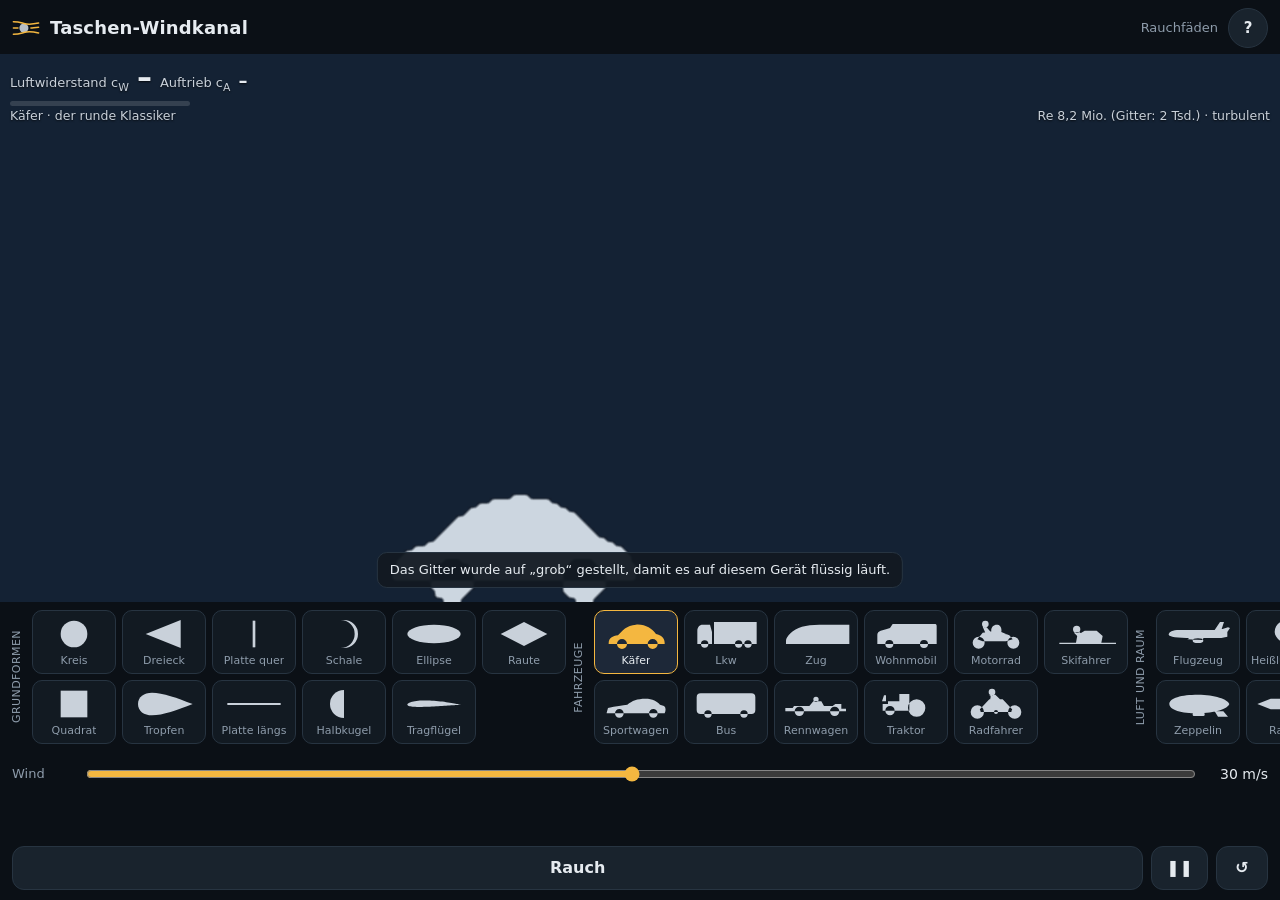
<file: index.html>
<!doctype html>
<html lang="de">
<head>
<meta charset="utf-8">
<meta name="viewport" content="width=device-width, initial-scale=1, viewport-fit=cover, user-scalable=no">
<meta name="theme-color" content="#0b1016">
<meta name="apple-mobile-web-app-capable" content="yes">
<meta name="apple-mobile-web-app-status-bar-style" content="black-translucent">
<meta name="mobile-web-app-capable" content="yes">
<link rel="manifest" href="manifest.webmanifest">
<link rel="icon" href="icon.svg" type="image/svg+xml">
<link rel="apple-touch-icon" href="icon-180.png">
<title>Taschen-Windkanal</title>
<meta name="description" content="Windkanal fürs Handy: Strömung um Autos, Tiere, Flugzeuge und eigene Formen, gerechnet auf der Grafikkarte des Handys.">
<style>
:root {
  --panel: #121a22; --panel-2: #19232d; --line: #273441; --text: #e6ebf0; --muted: #8e9cab;
  --wind: #f4b740; --wind-ink: #2a1d05; --stage: #0b1016;
  --font: Bahnschrift, "DIN Alternate", "Barlow", "Segoe UI", system-ui, -apple-system, sans-serif;
  color-scheme: dark;
}
* { box-sizing: border-box; -webkit-tap-highlight-color: transparent; }
[hidden] { display: none !important; }
html, body { margin: 0; height: 100%; }
body {
  display: flex; flex-direction: column; background: var(--stage); color: var(--text);
  font: 400 15px/1.35 var(--font); font-variant-numeric: tabular-nums; overflow: hidden;
  padding: env(safe-area-inset-top) env(safe-area-inset-right) env(safe-area-inset-bottom) env(safe-area-inset-left);
  touch-action: manipulation;
}
button, input { font: inherit; color: inherit; }
button { cursor: pointer; }
:focus-visible { outline: 2px solid var(--wind); outline-offset: 2px; }

#top { display: flex; align-items: center; gap: 10px; padding: 8px 12px 6px; flex: none; }
.logo { width: 28px; height: 28px; color: #c9d1da; flex: none; }
#top h1 { margin: 0; font-size: 18px; font-weight: 600; letter-spacing: .01em; flex: 1; white-space: nowrap; }
.legend { color: var(--muted); font-size: 13px; white-space: nowrap; }
@media (max-width: 430px) { .legend { display: none; } }
.iconbtn { width: 40px; height: 40px; border-radius: 50%; border: 1px solid var(--line); background: var(--panel-2); display: grid; place-items: center; font-weight: 600; padding: 0; }

#stage { position: relative; flex: 1 1 auto; min-height: 150px; max-height: calc(100vw / 1.05); background: #0d141b; }
#gl { position: absolute; inset: 0; width: 100%; height: 100%; display: block; touch-action: none; }
#hud { position: absolute; left: 10px; top: 8px; right: 10px; pointer-events: none; text-shadow: 0 1px 2px rgba(0,0,0,.7); }
.hudrow { display: flex; align-items: baseline; gap: 8px; flex-wrap: wrap; }
.hudrow .lbl { color: #c9d1da; font-size: 13px; }
.hudrow b { font-size: 30px; font-weight: 600; line-height: 1; }
.hudrow b.small { font-size: 18px; }
.hudrow.sub { font-size: 12.5px; color: #c9d1da; margin-top: 2px; justify-content: space-between; }
#gauge { height: 5px; width: 180px; max-width: 48%; background: rgba(255,255,255,.14); border-radius: 3px; margin-top: 6px; overflow: hidden; }
#gauge i { display: block; height: 100%; width: 0; background: linear-gradient(90deg, #4fc3f7, var(--wind) 60%, #ef6c57); transition: width .4s; }
#drawbar { position: absolute; left: 10px; right: 10px; top: 8px; display: flex; gap: 8px; align-items: center; background: rgba(18,26,34,.9); border: 1px solid var(--line); border-radius: 12px; padding: 8px 10px; font-size: 13px; }
#drawbar span { flex: 1; color: #c9d1da; }
#toast { position: absolute; left: 50%; bottom: 14px; transform: translate(-50%, 20px); background: rgba(18,26,34,.95); border: 1px solid var(--line); border-radius: 10px; padding: 8px 12px; font-size: 13px; opacity: 0; transition: .25s; pointer-events: none; max-width: 90%; }
#toast.show { opacity: 1; transform: translate(-50%, 0); }

#gallery { flex: 0 1 auto; display: grid; grid-auto-flow: column; grid-template-rows: repeat(2, 64px); grid-auto-columns: max-content; gap: 6px; overflow-x: auto; overflow-y: hidden; padding: 8px 10px 6px; scrollbar-width: none; -webkit-overflow-scrolling: touch; align-content: start; }
@media (min-height: 760px) and (orientation: portrait) { #gallery { grid-template-rows: repeat(3, 64px); } }
#gallery::-webkit-scrollbar { display: none; }
#gallery .grp { grid-row: 1 / -1; writing-mode: vertical-rl; transform: rotate(180deg); color: var(--muted); font-size: 11px; letter-spacing: .04em; text-transform: uppercase; align-self: center; justify-self: center; width: 16px; }
#gallery button { width: 84px; height: 64px; border-radius: 10px; border: 1px solid var(--line); background: var(--panel); display: flex; flex-direction: column; align-items: center; justify-content: center; gap: 2px; padding: 4px 4px 3px; }
#gallery button svg { width: 70px; height: 36px; fill: #c9d1da; }
#gallery button span { font-size: 11px; color: var(--muted); white-space: nowrap; overflow: hidden; text-overflow: ellipsis; max-width: 100%; }
#gallery button[aria-pressed="true"] { border-color: var(--wind); background: #1d2838; }
#gallery button[aria-pressed="true"] svg { fill: var(--wind); }
#gallery button[aria-pressed="true"] span { color: var(--text); }
#gallery button.malen svg { width: 26px; height: 26px; margin: 5px 0 3px; }

#ctl { flex: none; padding: 4px 12px 10px; display: grid; gap: 6px; }
.row { display: flex; align-items: center; gap: 10px; }
.row label, .row > span:first-child { width: 64px; color: var(--muted); font-size: 13px; flex: none; }
.row .val { width: 62px; text-align: right; font-size: 14px; flex: none; }
input[type=range] { flex: 1; accent-color: var(--wind); height: 40px; margin: 0; }
.btns { display: flex; gap: 8px; }
.btns button { height: 44px; min-width: 52px; border-radius: 12px; border: 1px solid var(--line); background: var(--panel-2); font-size: 16px; font-weight: 600; padding: 0 14px; }
.btns button.wide { flex: 1; }
button.primary { background: var(--wind); color: var(--wind-ink); border: 0; border-radius: 10px; padding: 8px 14px; font-weight: 600; }
button.ghost { background: transparent; border: 1px solid var(--line); border-radius: 10px; padding: 8px 12px; }
.seg { display: inline-flex; border: 1px solid var(--line); border-radius: 10px; overflow: hidden; }
.seg button { border: 0; background: var(--panel-2); padding: 0 16px; height: 44px; }
.seg button[aria-pressed="true"] { background: var(--wind); color: var(--wind-ink); font-weight: 600; }

dialog { background: var(--panel); color: var(--text); border: 1px solid var(--line); border-radius: 14px; max-width: min(92vw, 520px); padding: 18px 18px 14px; }
dialog::backdrop { background: rgba(0,0,0,.6); }
dialog h2 { margin: 0 0 8px; font-size: 18px; outline: none; }
dialog { max-height: 90vh; overflow: auto; }
dialog p { margin: 8px 0; font-size: 14px; color: #c9d1da; }
dialog p.muted { color: var(--muted); font-size: 13px; }
dialog a { color: var(--wind); }
dialog .row { margin: 10px 0; }
dialog #helpClose { margin-top: 8px; width: 100%; height: 44px; }

#fatal { position: fixed; inset: 0; display: grid; place-content: center; background: var(--stage); padding: 24px; text-align: center; }

@media (orientation: landscape) and (max-height: 560px) {
  body { display: grid; grid-template-columns: 1fr 312px; grid-template-rows: auto 1fr auto; grid-template-areas: "top top" "stage gallery" "stage ctl"; }
  #top { grid-area: top; padding: 4px 12px; }
  #stage { grid-area: stage; min-height: 0; }
  #gallery { grid-area: gallery; display: flex; flex-wrap: wrap; overflow-y: auto; overflow-x: hidden; align-content: flex-start; min-height: 0; padding: 6px 8px; }
  #gallery .grp { display: none; }
  #gallery button { width: 92px; height: 60px; flex: none; }
  #stage { max-height: none; }
  #ctl { grid-area: ctl; padding-bottom: 8px; }
}

</style>
</head>
<body>
<header id="top">
  <svg class="logo" viewBox="0 0 40 40" aria-hidden="true">
    <circle cx="17" cy="20" r="6.5" fill="currentColor" opacity=".9"/>
    <path d="M2 11c8 0 11 1.5 15 2.6S28 15 38 13M2 29c8 0 11-1.5 15-2.6S28 25 38 27M2 20h6.5M27 20c3 0 6-1.2 11-1.2" fill="none" stroke="var(--wind)" stroke-width="2.2" stroke-linecap="round"/>
  </svg>
  <h1>Taschen-Windkanal</h1>
  <span id="legend" class="legend">Rauchfäden</span>
  <button id="helpBtn" class="iconbtn" type="button" aria-label="Hilfe">?</button>
</header>

<div id="stage">
  <canvas id="gl"></canvas>
  <div id="hud">
    <div class="hudrow"><span class="lbl">Luftwiderstand c<sub>W</sub></span><b id="hudCw">–</b><span class="lbl">Auftrieb c<sub>A</sub></span><b id="hudCa" class="small">–</b></div>
    <div id="gauge" aria-hidden="true"><i></i></div>
    <div class="hudrow sub"><span id="hudName">–</span><span id="hudRe"></span></div>
  </div>
  <div id="drawbar" hidden>
    <span>Mit dem Finger ins Bild malen</span>
    <button id="drawClear" type="button" class="ghost">Löschen</button>
    <button id="drawDone" type="button" class="primary">Fertig</button>
  </div>
  <div id="toast" role="status"></div>
</div>

<div id="gallery" aria-label="Formen"></div>

<div id="ctl">
  <div class="row">
    <label for="speed">Wind</label>
    <input id="speed" type="range" min="1" max="60" step="1" value="30">
    <span id="speedV" class="val">30 m/s</span>
  </div>
  <div class="row" id="angleRow">
    <label for="angle">Neigung</label>
    <input id="angle" type="range" min="-30" max="30" step="1" value="0">
    <span id="angleV" class="val">0°</span>
  </div>
  <div class="btns">
    <button id="modeBtn" type="button" class="wide" aria-label="Darstellung wechseln">Rauch</button>
    <button id="playBtn" type="button" aria-label="Pause">❚❚</button>
    <button id="resetBtn" type="button" aria-label="Neu starten">↺</button>
  </div>
</div>

<dialog id="help">
  <h2 tabindex="-1" autofocus>Taschen-Windkanal</h2>
  <p>Der Wind kommt von links. Du siehst Rauchfäden, Geschwindigkeit, Druck oder Wirbel um die Form. Oben steht der Luftwiderstandsbeiwert c<sub>W</sub>: klein heißt windschnittig (Tropfen), groß heißt bremsend (Platte quer um 1,5 bis 2). Der Balken zeigt dasselbe als Maß.</p>
  <p>Gerechnet wird eine ebene Strömung (ein Querschnitt) mit der Lattice-Boltzmann-Methode auf der Grafikkarte deines Handys: wirkliche Zähigkeit der Luft, Wirbel kleiner als eine Zelle nach Smagorinsky, Wand an der echten Stelle des Umrisses. Bei hoher Reynoldszahl (große Dinge, schneller Wind: „turbulent“) sorgt ein Wandgesetz dafür, dass die Strömung an Rundungen anliegt wie in Wirklichkeit und erst dort ablöst, wo sich die Oberfläche stark vom Wind wegdreht; kleine Dinge bleiben „laminar“ und lösen früh ab. Die Beiwerte sind auf die Stirnhöhe bezogen (beim Tragflügel auf die Flügeltiefe) und gelten für den Querschnitt, nicht für den ganzen Körper; sie zeigen Unterschiede zwischen Formen gut, sind aber keine Messwerte. Der Einlass liegt ein Stück links außerhalb des Bilds.</p>
  <p>Wind: 1 bis 60 m/s. Bei frei schwebenden Formen lässt sich die Neigung einstellen. „Selber malen“: eigene Form mit dem Finger zeichnen, dann „Fertig“. ↺ startet die Rechnung neu.</p>
  <div class="row"><span>Gitter</span>
    <div id="gridSeg" class="seg" role="group"><button type="button" data-v="grob" aria-pressed="false">grob</button><button type="button" data-v="normal" aria-pressed="true">normal</button><button type="button" data-v="fein" aria-pressed="false">fein</button></div>
  </div>
  <p class="muted">Die große Fassung mit 3D-Modellen für den PC: <a href="https://fbw159.github.io/windkanal/">fbw159.github.io/windkanal</a></p>
  <button id="helpClose" type="button" class="primary">Schließen</button>
</dialog>

<div id="fatal" hidden>
  <h2>Das klappt hier leider nicht</h2>
  <p id="fatalText"></p>
</div>

<script>
/* Taschen-Windkanal – Strömung um Silhouetten im Browser, gerechnet auf der Grafikkarte des Handys.
   Lattice-Boltzmann D2Q9 in WebGL2 (läuft auf praktisch jedem Handy), Wirbelviskosität nach Smagorinsky,
   Stoß regularisiert, Wand als Rückprall, Rauchfäden als mitgeführter Farbstoff.
   Aufbau: Hilfsfunktionen, Formen, Rechenkern (WebGL), Bedienung. Eine einzige Datei, kein Server. */
'use strict';

const $ = (s) => document.querySelector(s);
const clamp = (v, a, b) => Math.min(b, Math.max(a, v));
const lerp = (a, b, t) => a + (b - a) * t;
const DEG = Math.PI / 180;
const NU_AIR = 1.5e-5;        // Zähigkeit der Luft in m²/s
const RHO_AIR = 1.204;        // Dichte der Luft in kg/m³
const U_LB = 0.08;            // Gitterwind (Zellen je Schritt); Spitzen bis 4·U bleiben so unter 0,35
const RAMP_STEPS = 400;       // sanfter Start: so viele Schritte, bis der Körper ganz dicht ist
const WALL_LAW = true;        // Wandgesetz (mitbewegte Wand) bei turbulenter Strömung
const SEP_TURN = 0.5;         // sin 30°: dreht sich die Wand stärker vom Wind weg, löst die turbulente Grenzschicht ab
const S_MAX = 0.95;           // größter Gleitanteil der Wand im Wandgesetz
const QS = new URLSearchParams(location.search);

// Zahl mit Komma, feste Nachkommastellen
function fmt(v, d = 0) {
  if (!Number.isFinite(v)) return '–';
  return v.toLocaleString('de-DE', { minimumFractionDigits: d, maximumFractionDigits: d });
}

// Farbtabellen (hex, 3 Byte je Stufe): turbo (Geschwindigkeit), coolwarm (Druck)
const LUT_VEL = '[base64]';
const LUT_PRES = '[base64]';
function lutBytes(hex) {
  const n = hex.length / 6, out = new Uint8Array(n * 4);
  for (let i = 0; i < n; i++) { out[i * 4] = parseInt(hex.substr(i * 6, 2), 16); out[i * 4 + 1] = parseInt(hex.substr(i * 6 + 2, 2), 16); out[i * 4 + 2] = parseInt(hex.substr(i * 6 + 4, 2), 16); out[i * 4 + 3] = 255; }
  return out;
}

// ---------- Beispielformen ----------
// Jede Form ist eine Silhouette als SVG-Pfad in einem Kasten von 200 × 100 (x nach rechts, y nach unten).
// Der Wind kommt von links, die Nase zeigt also nach links. Formen mit ground: true stehen auf dem Boden
// (die Unterkante des Pfads liegt dann auf dem Boden des Kanals). len: Länge in Metern (für die Reynoldszahl).
// Mehrere Teilpfade werden vereinigt (Füllregel nonzero, alle im selben Drehsinn gezeichnet).

const circ = (cx, cy, r) => `M${cx - r} ${cy}a${r} ${r} 0 1 0 ${2 * r} 0a${r} ${r} 0 1 0 ${-2 * r} 0Z`;
const rect = (x, y, w, h, r = 0) => r > 0
  ? `M${x + r} ${y}h${w - 2 * r}a${r} ${r} 0 0 1 ${r} ${r}v${h - 2 * r}a${r} ${r} 0 0 1 ${-r} ${r}h${-(w - 2 * r)}a${r} ${r} 0 0 1 ${-r} ${-r}v${-(h - 2 * r)}a${r} ${r} 0 0 1 ${r} ${-r}Z`
  : `M${x} ${y}h${w}v${h}h${-w}Z`;
const poly = (pts) => 'M' + pts.map(p => p.join(' ')).join('L') + 'Z';
const ell = (cx, cy, rx, ry) => `M${cx - rx} ${cy}a${rx} ${ry} 0 1 0 ${2 * rx} 0a${rx} ${ry} 0 1 0 ${-2 * rx} 0Z`;
// dicke Linie als Pfad (für Speichen, Rahmen, Leinen)
const bar = (x0, y0, x1, y1, w) => { const dx = x1 - x0, dy = y1 - y0, l = Math.hypot(dx, dy) || 1, nx = -dy / l * w / 2, ny = dx / l * w / 2; return poly([[x0 + nx, y0 + ny], [x1 + nx, y1 + ny], [x1 - nx, y1 - ny], [x0 - nx, y0 - ny]]); };

// NACA-4-Profil (Sehne von x0 bis x1 auf Höhe yc), Dicke t (Anteil), Wölbung m bei p
function naca(x0, x1, yc, t = 0.12, m = 0.02, p = 0.4, n = 40) {
  const c = x1 - x0, up = [], lo = [];
  for (let i = 0; i <= n; i++) {
    const xc = 0.5 - 0.5 * Math.cos(Math.PI * i / n);
    const yt = 5 * t * (0.2969 * Math.sqrt(xc) - 0.126 * xc - 0.3516 * xc * xc + 0.2843 * xc ** 3 - 0.1036 * xc ** 4);
    const ycam = xc < p ? m / (p * p) * (2 * p * xc - xc * xc) : m / ((1 - p) ** 2) * (1 - 2 * p + 2 * p * xc - xc * xc);
    const dyc = xc < p ? 2 * m / (p * p) * (p - xc) : 2 * m / ((1 - p) ** 2) * (p - xc);
    const th = Math.atan(dyc);
    up.push([x0 + c * (xc - yt * Math.sin(th)), yc - c * (ycam + yt * Math.cos(th))]);
    lo.push([x0 + c * (xc + yt * Math.sin(th)), yc - c * (ycam - yt * Math.cos(th))]);
  }
  return 'M' + up.map(q => q[0].toFixed(2) + ' ' + q[1].toFixed(2)).join('L') + 'L' + lo.reverse().map(q => q[0].toFixed(2) + ' ' + q[1].toFixed(2)).join('L') + 'Z';
}

const SHAPES = [
  // ---- Grundformen
  { id: 'kreis', name: 'Kreis', group: 'Grundformen', len: 1, path: circ(100, 50, 40) },
  { id: 'quadrat', name: 'Quadrat', group: 'Grundformen', len: 1, path: rect(60, 10, 80, 80) },
  { id: 'dreieck', name: 'Dreieck', group: 'Grundformen', len: 1, path: poly([[45, 50], [150, 8], [150, 92]]) },
  { id: 'tropfen', name: 'Tropfen', group: 'Grundformen', len: 1, info: 'die windschnittigste Form', path: 'M22 50C22 28 40 16 64 16C96 16 140 32 186 50C140 68 96 84 64 84C40 84 22 72 22 50Z' },   // Schwanz höchstens 21° steil
  { id: 'platte_quer', name: 'Platte quer', group: 'Grundformen', len: 1, path: rect(96, 10, 8, 80) },
  { id: 'platte_laengs', name: 'Platte längs', group: 'Grundformen', len: 2, path: rect(20, 47, 160, 6) },
  { id: 'schale', name: 'Schale', group: 'Grundformen', len: 1, info: 'offen gegen den Wind, wie ein Fallschirm', path: 'M100 8A42 42 0 0 1 100 92L90 92A34 34 0 0 0 90 8Z' },
  { id: 'kugelhaelfte', name: 'Halbkugel', group: 'Grundformen', len: 1, info: 'Rundung gegen den Wind', path: 'M100 8A42 42 0 0 0 100 92Z' },
  { id: 'ellipse', name: 'Ellipse', group: 'Grundformen', len: 2, path: ell(100, 50, 80, 28) },
  { id: 'fluegel', name: 'Tragflügel', group: 'Grundformen', len: 1.5, ref: 'len', info: 'NACA 2412, Beiwerte auf die Flügeltiefe bezogen', path: naca(20, 180, 52) },
  { id: 'raute', name: 'Raute', group: 'Grundformen', len: 1, path: poly([[30, 50], [100, 14], [170, 50], [100, 86]]) },
  // ---- Fahrzeuge
  { id: 'kaefer', name: 'Käfer', group: 'Fahrzeuge', len: 4.1, ground: true, info: 'der runde Klassiker',
    path: 'M18 78C18 62 30 56 46 54C58 40 72 24 100 22C128 20 148 34 160 50C176 54 186 62 186 76L186 80L18 80Z' + circ(58, 80, 15) + circ(150, 80, 15) },
  { id: 'sportwagen', name: 'Sportwagen', group: 'Fahrzeuge', len: 4.5, ground: true,
    path: 'M12 76L16 62C40 56 60 54 74 52C88 40 104 34 128 34C150 34 164 42 172 52L184 56C190 60 190 70 186 78L12 78Z' + circ(50, 78, 13) + circ(152, 78, 13) },
  { id: 'lkw', name: 'Lkw', group: 'Fahrzeuge', len: 16, ground: true, info: 'Fahrerhaus und Koffer mit Spalt',
    path: 'M14 80L14 40C14 30 20 22 30 22L52 22L58 44L58 80Z' + rect(64, 14, 128, 66) + circ(36, 80, 11) + circ(138, 80, 11) + circ(166, 80, 11) },
  { id: 'bus', name: 'Bus', group: 'Fahrzeuge', len: 12, ground: true, path: rect(12, 18, 176, 62, 12) + circ(46, 80, 11) + circ(154, 80, 11) },
  { id: 'zug', name: 'Zug', group: 'Fahrzeuge', len: 25, ground: true, info: 'die Nase eines Schnellzugs',
    path: 'M10 80L10 70C10 58 30 36 58 28C72 24 90 22 110 22L200 22L200 80Z' },
  { id: 'formel1', name: 'Rennwagen', group: 'Fahrzeuge', len: 5.5, ground: true,
    path: 'M8 72L8 62L30 62L34 56L80 56L92 42L116 42L124 56L150 56L158 50L176 50L176 64L190 64L190 72Z' + circ(50, 72, 14) + circ(156, 72, 14) + circ(100, 36, 8) },
  { id: 'wohnmobil', name: 'Wohnmobil', group: 'Fahrzeuge', len: 7, ground: true,
    path: 'M14 80L14 52C14 46 18 42 24 40L40 36L52 32L60 20L186 20C190 20 192 22 192 26L192 80Z' + circ(50, 80, 12) + circ(154, 80, 12) },
  { id: 'traktor', name: 'Traktor', group: 'Fahrzeuge', len: 4.5, ground: true,
    path: 'M30 70L30 50L46 50L46 42L80 42L80 20L110 20L110 70Z' + 'M28 42L34 24L40 24L40 42Z' + circ(52, 70, 14) + circ(132, 62, 26) },
  { id: 'motorrad', name: 'Motorrad', group: 'Fahrzeuge', len: 2.2, ground: true, info: 'mit geducktem Fahrer',
    path: circ(48, 76, 18) + circ(152, 76, 18) + 'M44 66L60 46L90 42L120 46L140 54L150 66L130 72L60 72Z' + 'M86 44C84 30 92 22 102 22C112 22 118 30 116 44L130 50L110 56L92 54Z' + circ(68, 20, 10) + 'M60 28L72 30L84 44L68 46Z' },
  { id: 'fahrrad', name: 'Radfahrer', group: 'Fahrzeuge', len: 1.8, ground: true,
    path: circ(44, 74, 20) + circ(44, 74, 10) + circ(156, 74, 20) + circ(156, 74, 10) + 'M44 74L80 36L120 36L156 74L100 74Z' + circ(100, 74, 6)
      + 'M84 42C80 30 86 24 96 26L112 48L104 52Z' + circ(88, 14, 10) + 'M80 24L98 22L112 36L100 44Z' },
  { id: 'skifahrer', name: 'Skifahrer', group: 'Fahrzeuge', len: 1.8, ground: true, info: 'in der Hocke',
    path: rect(20, 76, 170, 4) + 'M70 76L74 54L96 40L132 40L150 56L146 76Z' + circ(72, 36, 11) + 'M64 46L80 44L92 54L76 58Z' },
  // ---- Luft und Raum
  { id: 'flugzeug', name: 'Flugzeug', group: 'Luft und Raum', len: 38, info: 'Seitenansicht eines Verkehrsflugzeugs',
    path: 'M12 52C12 44 24 38 44 38L164 38L190 30L196 32L188 44L188 58L170 62L80 62C40 62 12 58 12 52Z' + 'M150 38L166 14L178 14L170 38Z' + 'M80 58L120 58L112 68L68 66Z' + ell(100, 70, 16, 7) },
  { id: 'zeppelin', name: 'Zeppelin', group: 'Luft und Raum', len: 75, path: 'M14 50C14 32 50 22 100 22C150 22 190 36 194 50C190 64 150 78 100 78C50 78 14 68 14 50Z' + 'M150 72L176 72L190 88L160 88Z' + rect(84, 76, 36, 10, 4) },
  { id: 'ballon', name: 'Heißluftballon', group: 'Luft und Raum', len: 20, path: 'M60 44C60 20 80 8 100 8C120 8 140 20 140 44C140 62 116 76 108 84L92 84C84 76 60 62 60 44Z' + rect(90, 90, 20, 10) + bar(94, 84, 92, 90, 2) + bar(106, 84, 108, 90, 2) },
  { id: 'rakete', name: 'Rakete', group: 'Luft und Raum', len: 50, path: 'M8 50L48 34L150 34L150 66L48 66Z' + 'M140 34L170 20L180 20L164 34L164 66L180 80L170 80L140 66Z' },
  { id: 'papierflieger', name: 'Papierflieger', group: 'Luft und Raum', len: 0.3, path: poly([[12, 54], [188, 26], [120, 58], [150, 72], [118, 62], [100, 76]]) },
  { id: 'shuttle', name: 'Raumfähre', group: 'Luft und Raum', len: 37, path: 'M16 48C16 40 30 34 50 34L150 34L160 42L176 42L176 60L50 64C30 64 16 58 16 48Z' + 'M120 34L150 10L162 10L160 34Z' + 'M70 60L160 56L170 70L60 68Z' },
  { id: 'ufo', name: 'Ufo', group: 'Luft und Raum', len: 12, path: ell(100, 56, 92, 16) + 'M62 52C62 36 78 28 100 28C122 28 138 36 138 52Z' },
  { id: 'drachen', name: 'Drachen', group: 'Luft und Raum', len: 1, info: 'Lenkdrachen, quer im Wind', path: poly([[60, 8], [120, 50], [60, 92], [40, 50]]) },
  { id: 'schirm', name: 'Regenschirm', group: 'Luft und Raum', len: 1.1, info: 'im Sturm, Rundung voraus', path: 'M22 50C22 24 44 10 74 10L76 90C44 90 22 76 22 50Z' + rect(76, 46, 110, 6) + 'M186 46a7 7 0 0 1 0 14L180 60L180 52L186 52Z' },
  // ---- Tiere
  { id: 'delfin', name: 'Delfin', group: 'Tiere', len: 2.5, path: 'M8 50C14 44 30 40 44 40C60 26 90 20 120 24C150 28 170 40 178 50L190 36L196 40L188 54L196 68L190 72L178 60C168 70 140 80 110 80C80 80 54 70 44 60C30 62 14 58 8 50Z' + 'M86 24L100 8L112 10L108 26Z' + 'M70 68L84 84L92 82L84 66Z' },
  { id: 'hai', name: 'Hai', group: 'Tiere', len: 4, path: 'M10 50C26 36 60 30 100 30C140 30 164 40 172 50C164 60 140 70 100 70C60 70 26 64 10 50Z' + 'M80 30L96 6L112 10L108 30Z' + 'M166 46L192 20L196 26L186 50L196 76L190 80L166 56Z' + 'M66 66L74 86L86 84L80 68Z' },
  { id: 'fisch', name: 'Fisch', group: 'Tiere', len: 0.4, path: 'M10 50C30 28 70 22 104 24C130 26 148 36 156 50C148 64 130 74 104 76C70 78 30 72 10 50Z' + 'M150 50L190 26L182 50L190 74Z' + 'M72 26L84 10L100 12L96 28Z' },
  { id: 'pinguin', name: 'Pinguin', group: 'Tiere', len: 1.1, ground: true, info: 'steht im Wind', path: 'M80 80C70 70 68 50 72 36C76 18 90 8 108 8C126 8 136 20 134 34L140 36L146 42L136 44C136 56 140 72 134 80Z' + 'M72 30L56 32L72 36Z' + rect(78, 80, 24, 10, 3) + rect(110, 80, 24, 10, 3) },
  { id: 'moewe', name: 'Möwe', group: 'Tiere', len: 1.2, info: 'im Gleitflug', path: 'M8 48L30 40L92 44L170 50L196 46L172 56L96 56L30 54Z' + 'M60 46L52 22L60 10L80 12L96 44Z' + 'M100 56L96 72L108 86L124 84L128 56Z' },
  { id: 'katze', name: 'Katze', group: 'Tiere', len: 0.5, ground: true, info: 'sitzt und schaut in den Wind', path: 'M44 80L48 56C50 40 60 30 76 28L72 16L86 22L98 22L112 14L110 30C122 36 128 48 130 60C132 70 136 80 148 80L172 80C180 80 186 72 182 64L176 64C178 70 174 74 168 74L160 74C154 60 150 46 148 40L150 80Z' },
  { id: 'dackel', name: 'Dackel', group: 'Tiere', len: 0.9, ground: true, path: 'M10 46C18 36 32 36 44 42L58 50L150 50C170 50 182 46 190 36L196 40C190 54 174 62 150 62L60 62L60 80L50 80L50 64L44 64L44 80L34 80L34 60C24 58 14 54 10 46Z' + 'M136 62L136 80L146 80L146 62Z' + 'M160 62L160 80L170 80L170 62Z' + 'M12 48L6 62L14 62Z' },
  { id: 'elefant', name: 'Elefant', group: 'Tiere', len: 6, ground: true, path: 'M18 46C18 34 34 26 50 28C60 10 90 6 120 10C150 14 176 30 180 50C182 62 176 70 170 72L170 80L154 80L154 70L128 70L128 80L112 80L112 70L80 70L80 80L64 80L64 68C52 68 44 60 40 54L40 80L30 80L30 66C22 62 18 54 18 46Z' + 'M12 40C4 42 2 54 10 56L16 50Z' },
  { id: 'schildkroete', name: 'Schildkröte', group: 'Tiere', len: 0.6, ground: true, path: 'M40 70C40 44 70 26 110 26C150 26 180 44 180 70Z' + 'M14 62C14 54 26 50 40 56L44 70L26 72C18 72 14 68 14 62Z' + rect(60, 70, 22, 10, 4) + rect(140, 70, 22, 10, 4) + 'M176 66L196 60L190 72Z' },
  { id: 'ente', name: 'Ente', group: 'Tiere', len: 0.5, ground: true, info: 'schwimmt gegen den Wind', path: 'M40 80C36 68 46 56 72 54L140 54C166 54 184 60 190 70L196 80Z' + 'M60 54C58 36 66 26 80 26C92 26 100 34 98 50L94 56L70 58Z' + 'M66 36L40 42L66 46Z' },
  // ---- Gebäude und Dinge
  { id: 'haus', name: 'Haus', group: 'Gebäude und Dinge', len: 10, ground: true, path: 'M40 80L40 50L100 16L160 50L160 80Z' + rect(126, 22, 12, 24) },
  { id: 'kirche', name: 'Kirche', group: 'Gebäude und Dinge', len: 30, ground: true, path: 'M24 80L24 40L48 6L72 40L72 80Z' + 'M72 80L72 46L130 26L188 46L188 80Z' },
  { id: 'baum', name: 'Baum', group: 'Gebäude und Dinge', len: 12, ground: true, path: circ(100, 36, 30) + circ(76, 50, 20) + circ(126, 48, 22) + rect(92, 60, 16, 20) },
  { id: 'turm', name: 'Turm', group: 'Gebäude und Dinge', len: 60, ground: true, info: 'Schornstein oder Hochhaus', path: rect(86, 4, 28, 76) },
  { id: 'bruecke', name: 'Brücke', group: 'Gebäude und Dinge', len: 20, info: 'Brückenquerschnitt, Wind von der Seite', path: poly([[20, 40], [180, 40], [190, 60], [10, 60]]) + rect(16, 30, 4, 10) + rect(180, 30, 4, 10) },
  { id: 'flasche', name: 'Flasche', group: 'Gebäude und Dinge', len: 0.3, path: 'M10 42L44 42C56 42 64 32 80 30L160 30C176 30 190 38 190 50C190 62 176 70 160 70L80 70C64 68 56 58 44 58L10 58Z' },
  { id: 'ei', name: 'Ei', group: 'Gebäude und Dinge', len: 0.06, info: 'Spitze voraus', path: 'M20 50C20 30 44 16 80 16C130 16 180 30 180 50C180 70 130 84 80 84C44 84 20 70 20 50Z' },
  { id: 'banane', name: 'Banane', group: 'Gebäude und Dinge', len: 0.2, path: 'M14 60C40 22 120 10 186 30L190 40C130 30 60 44 26 74Z' },
  { id: 'tasse', name: 'Tasse', group: 'Gebäude und Dinge', len: 0.1, ground: true, path: 'M50 24L150 24L144 80L56 80Z' + 'M150 36C176 36 180 70 150 70L150 62C168 62 166 44 150 44Z' },
  { id: 'pilz', name: 'Pilz', group: 'Gebäude und Dinge', len: 0.2, ground: true, path: 'M36 46C36 22 66 8 100 8C134 8 164 22 164 46C164 52 158 54 150 54L50 54C42 54 36 52 36 46Z' + 'M84 54L116 54L112 80L88 80Z' },
  { id: 'korken', name: 'Korken', group: 'Gebäude und Dinge', len: 0.05, path: 'M30 30L120 30C150 24 180 24 180 50C180 76 150 76 120 70L30 70Z' },
  { id: 'kegel', name: 'Kegel', group: 'Gebäude und Dinge', len: 0.4, ground: true, info: 'Verkehrshütchen', path: poly([[86, 10], [114, 10], [136, 72], [64, 72]]) + rect(50, 72, 100, 8) },
];

// ---------- Rechenkern: Lattice-Boltzmann D2Q9 in WebGL2 ----------
// Zustand in drei Texturen je Satz (Ping-Pong): T0 = (f0 f1 f2 f3), T1 = (f4 f5 f6 f7), T2 = (f8, rho-1, ux, uy).
// Gespeichert werden die Verteilungen nach dem Stoß; das Strömen passiert beim Lesen der Nachbarn (Ziehen).
// Dazu eine Maske (fest/frei), ein Farbstofffeld (Rauch) und ein Kraftfeld (Impulsaustausch an der Wand),
// das über eine Kette von Halbierungen aufsummiert und einmal je Bild ausgelesen wird.

const VS = `#version 300 es
precision highp float;
const vec2 Q[3] = vec2[3](vec2(-1.0, -1.0), vec2(3.0, -1.0), vec2(-1.0, 3.0));
void main() { gl_Position = vec4(Q[gl_VertexID], 0.0, 1.0); }`;

// Gitterrichtungen D2Q9: 0 Ruhe, 1 +x, 2 +y, 3 -x, 4 -y, 5 (+,+), 6 (-,+), 7 (-,-), 8 (+,-)
const D2Q9_HEAD = `#version 300 es
precision highp float;
precision highp int;
precision highp sampler2D;
const ivec2 C[9] = ivec2[9](ivec2(0,0), ivec2(1,0), ivec2(0,1), ivec2(-1,0), ivec2(0,-1), ivec2(1,1), ivec2(-1,1), ivec2(-1,-1), ivec2(1,-1));
const float W[9] = float[9](4.0/9.0, 1.0/9.0, 1.0/9.0, 1.0/9.0, 1.0/9.0, 1.0/36.0, 1.0/36.0, 1.0/36.0, 1.0/36.0);
const int OPP[9] = int[9](0, 3, 4, 1, 2, 7, 8, 5, 6);
const int MIRY[9] = int[9](0, 1, 4, 3, 2, 8, 7, 6, 5);
float feq(int i, float rho, vec2 u) {
  float cu = float(C[i].x) * u.x + float(C[i].y) * u.y;
  return W[i] * rho * (1.0 + 3.0 * cu + 4.5 * cu * cu - 1.5 * dot(u, u));
}
`;

const FS_STEP = D2Q9_HEAD + `
uniform sampler2D t0; uniform sampler2D t1; uniform sampler2D t2; uniform sampler2D mask;
uniform sampler2D q1; uniform sampler2D q2;   // Wandlage je Verbindung (Richtungen 1–4 bzw. 5–8), 0 = unbekannt (halbe Zelle)
uniform ivec2 N;
uniform float tau0;     // Relaxationszeit aus der Zähigkeit
uniform float uin;      // Einlassgeschwindigkeit (Gitter)
uniform float csm;      // Smagorinsky-Konstante
uniform int ground;     // 0: frei (glatte Wände oben und unten), 1: Boden haftet (Gebäude), 2: beide Wände haften (Prüffälle),
                        // 3: Boden glatt, aber Körper steht darauf (Fahrzeuge: die Straße bewegt sich mit der Luft)
uniform float wturb;    // Anteil turbulent (0 laminar … 1 turbulent) nach der wirklichen Reynoldszahl
uniform float nuPhys;   // Zähigkeit der Luft in Gittereinheiten (für das Wandgesetz; die Rechnung selbst nutzt tau0)
uniform float sepTurn;  // sin des Wegdrehwinkels der Wand vom Wind, ab dem die turbulente Grenzschicht ablöst
uniform float sMax;     // größter Gleitanteil der Wand
uniform int inletShape; // 0: Wind überall gleich, 1: Parabel zwischen haftenden Wänden (Prüffall Schäfer/Turek)
uniform float spongeIn; // Länge der Dämpfungszone am Einlass (Zellen)
uniform float spongeOut;// ... am Auslass
uniform float spongeWall;// ... an Decke und Boden
uniform float sigmaG;   // schwache Dichtedämpfung im ganzen Kanal (je Schritt)
uniform float rhoRef;   // mittlere Dichteabweichung des Kanals (Ziel der schwachen Dämpfung)
uniform float beta;     // Dichtheit des Körpers beim Start (0 durchlässig … 1 fest)
layout(location = 0) out vec4 o0;
layout(location = 1) out vec4 o1;
layout(location = 2) out vec4 o2;
layout(location = 3) out vec4 o3;
float fetchF(int i, ivec2 p) {
  if (i < 4) return texelFetch(t0, p, 0)[i];
  if (i < 8) return texelFetch(t1, p, 0)[i - 4];
  return texelFetch(t2, p, 0).x;
}
bool isSolid(ivec2 p) { return texelFetch(mask, p, 0).r > 0.5; }
bool fluidAt(ivec2 p) { return p.x >= 0 && p.x < N.x && p.y >= 0 && p.y < N.y && !isSolid(p); }
bool bodyAt(ivec2 p) { return p.x >= 0 && p.x < N.x && p.y >= 0 && p.y < N.y && isSolid(p); }
// Anteil q der Verbindung von p in Richtung j, an dem die Wand liegt (0 … 1; 0,5 = halbe Zelle)
float qOf(int j, ivec2 p) {
  vec4 a = j < 5 ? texelFetch(q1, p, 0) : texelFetch(q2, p, 0);
  int k = j < 5 ? j - 1 : j - 5;
  float v = a[k];
  return v > 0.0 ? v : 0.5;
}
void main() {
  ivec2 p = ivec2(gl_FragCoord.xy);
  bool solidP = isSolid(p);
  if (solidP && beta >= 1.0) {
    // feste Zelle: Ruhe (so startet sie sauber, falls sie wieder frei wird)
    o0 = vec4(W[0], W[1], W[2], W[3]); o1 = vec4(W[4], W[5], W[6], W[7]); o2 = vec4(W[8], 0.0, 0.0, 0.0); o3 = vec4(0.0);
    return;
  }
  // Sanfter Start (beta < 1): Der Körper ist zunächst durchlässig und wird über einige hundert Schritte dicht
  // (teilweiser Rückprall in den Körperzellen). Ein schlagartig auftauchender Körper würde einen Druckstoß
  // vom Zehnfachen des Staudrucks auslösen, der lange durch den Kanal liefe.
  float f[9], fIn[9];
  vec2 F = vec2(0.0);
  int wallBits = 0, mirBits = 0;   // Verbindungen mit Rückprall (Körper, haftender Boden) bzw. Spiegelung (glatte Wand)
  // Wandgesetz bei turbulenter Strömung: Das Gitter kann die dünne turbulente Grenzschicht nicht auflösen; eine haftende
  // Wand bremst die Wandzelle dann viel stärker, als die wirkliche Wandschubspannung (logarithmisches Gesetz) es täte.
  // Deshalb bewegt sich die Wand rechnerisch mit dem Anteil s der tangentialen Zellgeschwindigkeit mit, so dass der
  // Impulsaustausch gerade die Schubspannung des Wandgesetzes ergibt. s = 0 heißt haftende Wand (laminar).
  vec2 uWall = vec2(0.0);
  float rhoPrev = 1.0;
  if (wturb > 0.0 && !solidP) {
    vec4 prev = texelFetch(t2, p, 0); rhoPrev = 1.0 + prev.y;
    float dw = texelFetch(mask, p, 0).g * 255.0 / 16.0;                      // Wandabstand (Zellen)
    if (dw < 1.5) {
      // Wandnormale aus dem Abstandsfeld (zeigt von der Wand weg)
      vec2 gd = vec2(texelFetch(mask, min(p + ivec2(1, 0), N - 1), 0).g - texelFetch(mask, max(p - ivec2(1, 0), ivec2(0)), 0).g,
                     texelFetch(mask, min(p + ivec2(0, 1), N - 1), 0).g - texelFetch(mask, max(p - ivec2(0, 1), ivec2(0)), 0).g);
      // Nur bei klarer Wandnormale (nicht in Ecken, nicht am Radaufstand) und nicht dicht über dem Boden
      bool clear = length(gd) > 0.5 * 16.0 / 255.0 && !((ground == 1 || ground == 3) && p.y < 3);
      vec2 nrm = clear ? normalize(gd) : vec2(0.0);
      vec2 ut = prev.zw - nrm * dot(prev.zw, nrm);                           // tangentialer Anteil
      float utm = length(ut);
      if (clear && utm > 1e-6 && utm < 2.5 * uin) {
        // u_tau aus dem logarithmischen Gesetz u/u_tau = ln(E y+)/kappa, y+ = u_tau d/nu (drei Fixpunktschritte)
        float d = max(dw, 0.25), utau = 0.05 * utm;
        for (int k = 0; k < 3; k++) { float yp = max(utau * d / nuPhys, 11.6); utau = 0.41 * utm / log(9.8 * yp); }
        float yp = utau * d / nuPhys;
        if (yp > 11.6) {
          float tauWall = utau * utau, tauLam = (tau0 - 0.5) / 3.0 * utm / d;   // Soll (Wandgesetz) und Ist (haftend, Gitterzähigkeit)
          float s = clamp(1.0 - tauWall / max(tauLam, 1e-12), 0.0, sMax) * wturb;
          // Ablösung: Eine turbulente Grenzschicht folgt der Wand, solange sich die Oberfläche nur mäßig vom Wind
          // wegdreht; dreht sie sich stärker als etwa 30° weg (Zylinder ab ~120°, steiles Heck, Kante), löst sie ab,
          // und die Wand wird dort wieder haftend (wie beim Ahmed-Körper: Heckschräge über 30° löst ab). Maß: Anteil der
          // Wandnormale in Windrichtung (sin des Wegdrehwinkels), Übergang zwischen sin 22° und sin 30°.
          // Der Tropfenschwanz (≤ 21°) bleibt anliegend bis zur Spitze.
          float turn = nrm.x;   // Wind weht in +x
          s *= clamp((sepTurn - turn) / 0.12, 0.0, 1.0);
          uWall = s * ut;
          float uwm = length(uWall); if (uwm > 1.2 * uin) uWall *= 1.2 * uin / uwm;   // Deckel: keine negativen Verteilungen
        }
      }
    }
  }
  // Einlassgeschwindigkeit (auch Sollwert der Einlass-Dämpfungszone)
  float yy = (float(p.y) + 0.5) / float(N.y);   // Wände bei y = 0 und y = N.y (halbe Zelle außerhalb der Randzellmitten)
  vec2 uInlet = vec2(uin * (inletShape == 1 ? 4.0 * yy * (1.0 - yy) : 1.0), 0.0);
  if (p.x == 0) {
    // Einlass: Wind vorgegeben, Dichte von der Nachbarzelle (Gleichgewicht)
    float rin = 1.0 + texelFetch(t2, ivec2(1, p.y), 0).y;
    for (int i = 0; i < 9; i++) f[i] = feq(i, rin, uInlet);
  } else if (p.x == N.x - 1) {
    // Auslass: Druck vorgegeben (Dichte 1), Geschwindigkeit von der Nachbarzelle; das verankert den Druck im Kanal
    vec2 uo = texelFetch(t2, ivec2(N.x - 2, p.y), 0).zw;
    for (int i = 0; i < 9; i++) f[i] = feq(i, 1.0, uo);
  } else {
    for (int i = 0; i < 9; i++) {
      ivec2 n = p - C[i];
      int j = i;
      if (n.y < 0) {
        if (ground == 1 || ground == 2) { f[i] = fetchF(OPP[i], p); wallBits |= (1 << i); continue; }   // Boden haftet: Rückprall
        n.y = 0; j = MIRY[i]; mirBits |= (1 << i);                              // glatte Wand: Spiegelung
      }
      if (n.y >= N.y) {
        if (ground == 2) { f[i] = fetchF(OPP[i], p); wallBits |= (1 << i); continue; }   // Decke haftet (Prüffall)
        n.y = N.y - 1; j = MIRY[i]; mirBits |= (1 << i);                        // Decke: Spiegelung
      }
      if (beta >= 1.0 && isSolid(n)) {
        // Wand an der echten Stelle (Bouzidi, linear): q ist der Anteil der Verbindung bis zur Wand.
        // fin läuft auf die Wand zu, f[i] kommt zurück; bei q = 0,5 ist es der gewöhnliche Rückprall an der halben Zelle.
        float q = qOf(OPP[i], p);
        float fin = fetchF(OPP[i], p);
        if (q < 0.5) {
          ivec2 pf = p + C[i];                                                  // Nachbar auf der wandfernen Seite
          f[i] = fluidAt(pf) ? 2.0 * q * fin + (1.0 - 2.0 * q) * fetchF(OPP[i], pf) : fin;
        } else {
          f[i] = fin / (2.0 * q) + (1.0 - 1.0 / (2.0 * q)) * fetchF(i, p);
        }
        fIn[i] = fin;
        wallBits |= (1 << i);
        continue;
      }
      f[i] = fetchF(j, n);
    }
    // Mitbewegte Wand (Wandgesetz): Der Zusatz −6 W ρ (c·u_w) je Wandverbindung wird so verschoben, dass die Zelle dabei
    // keine Masse gewinnt oder verliert (auf schrägen Wänden sind die Verbindungen nicht symmetrisch zur Tangente; ohne
    // den Ausgleich pumpt die Wand Masse und die Wandzellen laufen davon). Danach der Impuls an die Wand.
    if (wallBits != 0) {
      float sw = 0.0, swc = 0.0;
      for (int i = 1; i < 9; i++) if ((wallBits & (1 << i)) != 0 && bodyAt(p - C[i])) { sw += W[i]; swc += W[i] * dot(vec2(C[OPP[i]]), uWall); }
      float mu = sw > 0.0 ? swc / sw : 0.0;
      for (int i = 1; i < 9; i++) if ((wallBits & (1 << i)) != 0 && bodyAt(p - C[i])) {
        // Wandterm in der Form des Rückpralls an der halben Zelle für alle q (bei Bouzidi gehörte zu q ≥ 0,5 der Faktor
        // 1/(2q); er würde die Wand bei q nahe 1 nur halb so schnell mitbewegen und die Reibung verdoppeln – das Wandgesetz
        // soll aber gerade die Schubspannung treffen, deshalb hier ohne den Faktor)
        f[i] -= 6.0 * rhoPrev * W[i] * (dot(vec2(C[OPP[i]]), uWall) - mu);
        F += (fIn[i] + f[i] - 2.0 * W[i]) * vec2(C[OPP[i]]);                  // Impuls an die Wand (ohne den Ruhedruck,
                                                                                // der sich nur bei geschlossenen Körpern aufhebt; Räder auf dem Boden sind offen)
      }
    }
    // Eingeklemmte Richtungspaare (Spalt von einer Zelle, etwa Reifen am Boden): beide Verteilungen mitteln, sonst
    // schwingt der Impuls dort jeden Schritt hin und her
    // (auch Rad auf glattem Boden: Rückprall oben, Spiegelung unten tauschen die beiden Verteilungen ebenso jeden Schritt)
    int pairBits = wallBits | mirBits;
    for (int i = 1; i < 3; i++) {
      int o = OPP[i];
      if ((pairBits & (1 << i)) != 0 && (pairBits & (1 << o)) != 0) { float m = 0.5 * (f[i] + f[o]); F -= vec2(C[i]) * (m - f[i]); F += vec2(C[i]) * (m - f[o]); f[i] = m; f[o] = m; }
    }
    if ((pairBits & 32) != 0 && (pairBits & 128) != 0) { float m = 0.5 * (f[5] + f[7]); F -= vec2(C[5]) * (m - f[5]); F += vec2(C[5]) * (m - f[7]); f[5] = m; f[7] = m; }
    if ((pairBits & 64) != 0 && (pairBits & 256) != 0) { float m = 0.5 * (f[6] + f[8]); F -= vec2(C[6]) * (m - f[6]); F += vec2(C[6]) * (m - f[8]); f[6] = m; f[8] = m; }
  }
  float rho = 0.0; vec2 m = vec2(0.0);
  for (int i = 0; i < 9; i++) { rho += f[i]; m += f[i] * vec2(C[i]); }
  rho = max(rho, 0.2);
  vec2 u = m / rho;
  float um = length(u);
  if (um > 0.4) u *= 0.4 / um;
  // Nichtgleichgewicht und Spannungstensor
  float e[9]; float pxx = 0.0, pyy = 0.0, pxy = 0.0;
  for (int i = 0; i < 9; i++) {
    e[i] = feq(i, rho, u);
    float d = f[i] - e[i];
    pxx += d * float(C[i].x * C[i].x); pyy += d * float(C[i].y * C[i].y); pxy += d * float(C[i].x * C[i].y);
  }
  // Smagorinsky: Wirbelviskosität aus dem Nichtgleichgewicht
  float pn = sqrt(pxx * pxx + pyy * pyy + 2.0 * pxy * pxy);
  float tau = 0.5 * (tau0 + sqrt(tau0 * tau0 + 18.0 * 1.4142136 * csm * csm * pn / rho));
  // Dämpfungszonen, damit Druckwellen vom Start und von Wirbeln nicht endlos hin und her laufen:
  //  - Einlasszone (im verdeckten Vorlauf): zieht nur die Geschwindigkeit auf den Einlasswind; die Dichte bleibt frei,
  //    sonst ginge Masse verloren und hinter der Zone wäre der Wind schwächer als vorgegeben (Prüffall Rohrströmung: −14 %)
  //  - Auslasszone: zieht die Dichte auf 1 (Druckanker) und glättet das Nichtgleichgewicht stärker (Wirbel klingen ab,
  //    statt an der Wand zu reflektieren)
  //  - Decke und (bei freien Formen) Boden: nur die Dichte, gegen Querwellen zwischen den Wänden
  //  - überall ganz schwach (Zeitmaß 500 Schritte) die Dichte auf den Kanalmittelwert: schluckt die langen Wellen von
  //    Kanallänge, die keine Zone fassen kann, ohne Masse zu erzeugen oder zu vernichten
  float sIn = spongeIn > 0.0 ? max(0.0, 1.0 - float(p.x) / spongeIn) : 0.0;
  float sOut = max(0.0, 1.0 - float(N.x - 1 - p.x) / spongeOut);
  float sWall = spongeWall > 0.0 ? max(0.0, 1.0 - float(N.y - 1 - p.y) / spongeWall) : 0.0;
  if (ground == 0 && spongeWall > 0.0) sWall = max(sWall, max(0.0, 1.0 - float(p.y) / spongeWall));   // nur bei freien Formen auch am Boden
  if (ground == 2) sWall = 0.0;
  float om1 = (1.0 - 1.0 / tau) * (1.0 - 0.9 * sOut * sOut);
  float sigIn = 0.1 * sIn * sIn, sigOut = max(0.1 * sOut * sOut, 0.3 * sWall * sWall);
  float g[9];
  for (int i = 0; i < 9; i++) {
    // regularisiert: nur der Spannungsanteil des Nichtgleichgewichts bleibt
    float cx = float(C[i].x), cy = float(C[i].y);
    float q = (cx * cx - 1.0 / 3.0) * pxx + (cy * cy - 1.0 / 3.0) * pyy + 2.0 * cx * cy * pxy;
    g[i] = e[i] + om1 * W[i] * 4.5 * q;
    if (sigIn > 0.0) g[i] -= sigIn * (e[i] - feq(i, rho, uInlet));
    if (sigOut > 0.0) g[i] -= sigOut * (e[i] - feq(i, 1.0, u));
    if (sigmaG > 0.0) g[i] -= sigmaG * (e[i] - feq(i, 1.0 + rhoRef, u));
  }
  if (solidP) {
    // durchlässiger Körper beim Start: Anteil beta wird zurückgeworfen; die Kraft ist der dabei abgegebene Impuls
    float h[9];
    for (int i = 0; i < 9; i++) h[i] = mix(g[i], g[OPP[i]], beta);
    for (int i = 0; i < 9; i++) g[i] = h[i];
    F = 2.0 * beta * m;
    u = vec2(0.0); um = 0.0;
  }
  o0 = vec4(g[0], g[1], g[2], g[3]);
  o1 = vec4(g[4], g[5], g[6], g[7]);
  o2 = vec4(g[8], rho - 1.0, u);
  o3 = vec4(F, um, solidP ? 0.0 : rho - 1.0);   // Kraft, Geschwindigkeit (Größtwert) und Dichte (Summe) für die Auswertung
}`;

// Anfangszustand: Gleichgewicht mit Wind überall (feste Zellen in Ruhe)
const FS_INIT = D2Q9_HEAD + `
uniform float uin; uniform int inletShape; uniform ivec2 N;
layout(location = 0) out vec4 o0; layout(location = 1) out vec4 o1; layout(location = 2) out vec4 o2; layout(location = 3) out vec4 o3;
void main() {
  ivec2 p = ivec2(gl_FragCoord.xy);
  float yy = (float(p.y) + 0.5) / float(N.y);   // Wände bei y = 0 und y = N.y (halbe Zelle außerhalb der Randzellmitten)
  vec2 u = vec2(uin * (inletShape == 1 ? 4.0 * yy * (1.0 - yy) : 1.0), 0.0);   // auch in den Körperzellen: beim sanften Start sind sie zunächst durchlässig
  o0 = vec4(feq(0, 1.0, u), feq(1, 1.0, u), feq(2, 1.0, u), feq(3, 1.0, u));
  o1 = vec4(feq(4, 1.0, u), feq(5, 1.0, u), feq(6, 1.0, u), feq(7, 1.0, u));
  o2 = vec4(feq(8, 1.0, u), 0.0, u);
  o3 = vec4(0.0);
}`;

// Rauch: Farbstoff mit der Strömung mitführen (rückwärts verfolgen), am Einlass in Fäden einspeisen
const FS_DYE = `#version 300 es
precision highp float; precision highp sampler2D;
uniform sampler2D dye; uniform sampler2D t2; uniform sampler2D mask;
uniform vec2 N; uniform float dt; uniform float decay; uniform float spacing; uniform float phase;
out vec4 o;
void main() {
  ivec2 ip = ivec2(gl_FragCoord.xy);
  if (texelFetch(mask, ip, 0).r > 0.5) { o = vec4(0.0); return; }
  vec2 u = texelFetch(t2, ip, 0).zw;
  vec2 src = (gl_FragCoord.xy - u * dt) / N;
  float d = texture(dye, src).r * decay;
  float yy = mod(gl_FragCoord.y + phase, spacing);
  if (gl_FragCoord.x < 3.0 && yy < 1.0) d = 1.0;
  o = vec4(d, 0.0, 0.0, 1.0);
}`;

// Summen: je 2×2 Zellen zusammenfassen (Kraft summieren, Geschwindigkeit: Größtwert)
const FS_REDUCE = `#version 300 es
precision highp float; precision highp sampler2D;
uniform sampler2D src;
out vec4 o;
void main() {
  ivec2 p = ivec2(gl_FragCoord.xy) * 2, sz = textureSize(src, 0);
  // am Rand (ungerade Größen) liegt der zweite Texel außerhalb: dann zählt er null (nicht den Rand doppelt!)
  bool bx = p.x + 1 < sz.x, by = p.y + 1 < sz.y;
  vec4 a = texelFetch(src, p, 0);
  vec4 b = bx ? texelFetch(src, p + ivec2(1, 0), 0) : vec4(0.0);
  vec4 c = by ? texelFetch(src, p + ivec2(0, 1), 0) : vec4(0.0);
  vec4 d = bx && by ? texelFetch(src, p + ivec2(1, 1), 0) : vec4(0.0);
  o = vec4(a.xy + b.xy + c.xy + d.xy, max(max(a.z, b.z), max(c.z, d.z)), a.w + b.w + c.w + d.w);
}`;

// Bild: Feld einfärben, Modell zeichnen, Rauch darüber
const FS_DRAW = `#version 300 es
precision highp float; precision highp sampler2D;
uniform sampler2D t2; uniform sampler2D mask; uniform sampler2D dye; uniform sampler2D lutV; uniform sampler2D lutP;
uniform vec2 N; uniform vec2 view;   // view: Bildgröße in Pixeln
uniform int mode;                    // 0 Rauch, 1 Geschwindigkeit, 2 Druck, 3 Wirbel
uniform float uin; uniform float pref; uniform float wscale;
uniform float x0;                    // verdeckter Vorlauf: das Bild beginnt bei dieser Zelle
out vec4 o;
vec4 fetch(ivec2 p) { p = clamp(p, ivec2(0), ivec2(N) - 1); return texelFetch(t2, p, 0); }
vec4 bil(vec2 q) {   // bilinear aus Zellmitten
  vec2 g = q - 0.5; ivec2 i = ivec2(floor(g)); vec2 f = g - vec2(i);
  return mix(mix(fetch(i), fetch(i + ivec2(1, 0)), f.x), mix(fetch(i + ivec2(0, 1)), fetch(i + ivec2(1, 1)), f.x), f.y);
}
float solidAt(vec2 q) { return texture(mask, q / N).r; }
void main() {
  vec2 q = vec2(x0, 0.0) + gl_FragCoord.xy / view * vec2(N.x - x0, N.y);   // Gitterkoordinate (Zellen)
  vec4 m = bil(q);
  vec2 u = m.zw;
  vec3 col;
  if (mode == 0) {
    float s = length(u) / (2.2 * uin);
    col = mix(vec3(0.055, 0.075, 0.105), vec3(0.11, 0.20, 0.32), clamp(s, 0.0, 1.0));
  } else if (mode == 1) {
    float s = clamp(length(u) / (2.2 * uin), 0.0, 1.0);
    col = texture(lutV, vec2(s, 0.5)).rgb;
  } else if (mode == 2) {
    float cp = (m.y - pref) / 3.0 / (0.5 * uin * uin);
    float s = 0.5 + 0.5 * sign(cp) * pow(min(abs(cp), 1.0), 0.7);
    col = texture(lutP, vec2(s, 0.5)).rgb;
  } else {
    // Wirbelstärke, über 3×3 Zellen geglättet (sonst flimmert das Gitterrauschen)
    float w = 0.0;
    for (int j = -1; j <= 1; j++) for (int i = -1; i <= 1; i++) {
      ivec2 c = ivec2(q) + ivec2(i, j);
      w += (fetch(c + ivec2(1, 0)).w - fetch(c - ivec2(1, 0)).w) - (fetch(c + ivec2(0, 1)).z - fetch(c - ivec2(0, 1)).z);
    }
    float s = clamp(w / 9.0 * wscale / uin, -1.0, 1.0);
    vec3 neg = vec3(0.15, 0.45, 0.95), pos = vec3(0.98, 0.42, 0.2), mid = vec3(0.09, 0.11, 0.14);
    col = s < 0.0 ? mix(mid, neg, pow(-s, 0.6)) : mix(mid, pos, pow(s, 0.6));
  }
  if (mode == 0 || mode == 1) {
    float d = texture(dye, q / N).r;
    col = mix(col, vec3(0.95, 0.96, 0.98), clamp(d * 0.95, 0.0, 1.0));
  }
  // Modell: hellgrau mit weichem Rand
  float sd = 0.0;
  for (int k = 0; k < 4; k++) { vec2 e = vec2(k == 0 ? 0.5 : k == 1 ? -0.5 : 0.0, k == 2 ? 0.5 : k == 3 ? -0.5 : 0.0); sd += solidAt(q + e); }
  sd *= 0.25;
  col = mix(col, vec3(0.80, 0.84, 0.88), smoothstep(0.2, 0.8, sd));
  o = vec4(col, 1.0);
}`;

class Lbm {
  constructor(canvas) {
    const gl = canvas.getContext('webgl2', { antialias: false, alpha: false, preserveDrawingBuffer: false, powerPreference: 'high-performance' });
    if (!gl) throw new Error('Kein WebGL2. Dieses Gerät oder dieser Browser kann die Rechnung nicht ausführen.');
    if (!gl.getExtension('EXT_color_buffer_float')) throw new Error('Die Grafikkarte kann keine Fließkomma-Texturen (EXT_color_buffer_float). Bitte einen anderen Browser versuchen.');
    this.gl = gl; this.canvas = canvas;
    this.P = {
      step: this.program(FS_STEP), init: this.program(FS_INIT), dye: this.program(FS_DYE), reduce: this.program(FS_REDUCE), draw: this.program(FS_DRAW),
    };
    this.vao = gl.createVertexArray();
    this.lutV = this.lutTexture(lutBytes(LUT_VEL)); this.lutP = this.lutTexture(lutBytes(LUT_PRES));
    this.steps = 0;
  }
  program(fs) {
    const gl = this.gl, sh = (type, src) => { const s = gl.createShader(type); gl.shaderSource(s, src); gl.compileShader(s); if (!gl.getShaderParameter(s, gl.COMPILE_STATUS)) throw new Error('Shader: ' + gl.getShaderInfoLog(s)); return s; };
    const p = gl.createProgram(); gl.attachShader(p, sh(gl.VERTEX_SHADER, VS)); gl.attachShader(p, sh(gl.FRAGMENT_SHADER, fs)); gl.linkProgram(p);
    if (!gl.getProgramParameter(p, gl.LINK_STATUS)) throw new Error('Programm: ' + gl.getProgramInfoLog(p));
    const u = {}; const n = gl.getProgramParameter(p, gl.ACTIVE_UNIFORMS);
    for (let i = 0; i < n; i++) { const info = gl.getActiveUniform(p, i); u[info.name] = gl.getUniformLocation(p, info.name); }
    return { p, u };
  }
  lutTexture(bytes) {
    const gl = this.gl, t = gl.createTexture(); gl.bindTexture(gl.TEXTURE_2D, t);
    gl.texImage2D(gl.TEXTURE_2D, 0, gl.RGBA8, bytes.length / 4, 1, 0, gl.RGBA, gl.UNSIGNED_BYTE, bytes);
    gl.texParameteri(gl.TEXTURE_2D, gl.TEXTURE_MIN_FILTER, gl.LINEAR); gl.texParameteri(gl.TEXTURE_2D, gl.TEXTURE_MAG_FILTER, gl.LINEAR);
    gl.texParameteri(gl.TEXTURE_2D, gl.TEXTURE_WRAP_S, gl.CLAMP_TO_EDGE); gl.texParameteri(gl.TEXTURE_2D, gl.TEXTURE_WRAP_T, gl.CLAMP_TO_EDGE);
    return t;
  }
  tex(w, h, ifmt, fmt, type, filter) {
    const gl = this.gl, t = gl.createTexture(); gl.bindTexture(gl.TEXTURE_2D, t);
    gl.texStorage2D(gl.TEXTURE_2D, 1, ifmt, w, h);
    gl.texParameteri(gl.TEXTURE_2D, gl.TEXTURE_MIN_FILTER, filter); gl.texParameteri(gl.TEXTURE_2D, gl.TEXTURE_MAG_FILTER, filter);
    gl.texParameteri(gl.TEXTURE_2D, gl.TEXTURE_WRAP_S, gl.CLAMP_TO_EDGE); gl.texParameteri(gl.TEXTURE_2D, gl.TEXTURE_WRAP_T, gl.CLAMP_TO_EDGE);
    return t;
  }
  fbo(texs) {
    const gl = this.gl, f = gl.createFramebuffer(); gl.bindFramebuffer(gl.FRAMEBUFFER, f);
    texs.forEach((t, i) => gl.framebufferTexture2D(gl.FRAMEBUFFER, gl.COLOR_ATTACHMENT0 + i, gl.TEXTURE_2D, t, 0));
    gl.drawBuffers(texs.map((_, i) => gl.COLOR_ATTACHMENT0 + i));
    const st = gl.checkFramebufferStatus(gl.FRAMEBUFFER);
    if (st !== gl.FRAMEBUFFER_COMPLETE) throw new Error('Framebuffer unvollständig (' + st + '). Die Grafikkarte kann die Texturen nicht als Zeichenziel nutzen.');
    return f;
  }
  // Gitter anlegen (nx × ny Zellen)
  build(nx, ny, x0 = 0) {
    const gl = this.gl;
    this.destroyGrid();
    this.nx = nx; this.ny = ny; this.x0 = x0;   // x0: verdeckter Vorlauf am Einlass (wird nicht gezeichnet)
    const S = () => this.tex(nx, ny, gl.RGBA32F, gl.RGBA, gl.FLOAT, gl.NEAREST);
    this.sets = [0, 1].map(() => { const t = [S(), S(), S(), S()]; return { t, f: this.fbo(t) }; });
    this.parity = 0;
    this.mask = this.tex(nx, ny, gl.RGBA8, gl.RGBA, gl.UNSIGNED_BYTE, gl.LINEAR);   // nur der rote Kanal zählt (RGBA ist überall verlässlich)
    this.maskData = new Uint8Array(nx * ny); this.maskRGBA = new Uint8Array(nx * ny * 4);
    this.qTex = [0, 1].map(() => this.tex(nx, ny, gl.RGBA8, gl.RGBA, gl.UNSIGNED_BYTE, gl.NEAREST));   // Wandlage je Richtung
    this.qData = [new Uint8Array(nx * ny * 4), new Uint8Array(nx * ny * 4)];
    this.dyes = [0, 1].map(() => { const t = this.tex(nx, ny, gl.RGBA8, gl.RGBA, gl.UNSIGNED_BYTE, gl.LINEAR); return { t, f: this.fbo([t]) }; });
    this.dyeParity = 0;
    // Kette für die Summen
    this.red = []; let w = nx, h = ny;
    while (w > 1 || h > 1) { w = Math.ceil(w / 2); h = Math.ceil(h / 2); const t = this.tex(w, h, gl.RGBA32F, gl.RGBA, gl.FLOAT, gl.NEAREST); this.red.push({ w, h, t, f: this.fbo([t]) }); }
    this.readBuf = new Float32Array(4);
    this.steps = 0; this.sinceInit = 0; this.rhoRef = 0; this.nFluid = nx * ny;
  }
  destroyGrid() {
    const gl = this.gl;
    if (!this.sets) return;
    for (const s of this.sets) { gl.deleteFramebuffer(s.f); s.t.forEach(t => gl.deleteTexture(t)); }
    for (const d of this.dyes) { gl.deleteFramebuffer(d.f); gl.deleteTexture(d.t); }
    if (this.qTex) this.qTex.forEach(t => gl.deleteTexture(t));
    for (const r of this.red) { gl.deleteFramebuffer(r.f); gl.deleteTexture(r.t); }
    gl.deleteTexture(this.mask);
    this.sets = null;
  }
  // Maske (1 = fest) und wahlweise die Wandlage je Richtung (q1: Richtungen 1–4, q2: 5–8, Byte = q·255, 0 = halbe Zelle)
  setMask(data, q1, q2, dist, skipQ = false) {
    const gl = this.gl; this.maskData.set(data);
    gl.activeTexture(gl.TEXTURE7);
    for (let k = 0; k < 2 && !skipQ; k++) {
      const q = k ? q2 : q1; if (q) this.qData[k].set(q); else this.qData[k].fill(0);
      gl.bindTexture(gl.TEXTURE_2D, this.qTex[k]); gl.pixelStorei(gl.UNPACK_ALIGNMENT, 4);
      gl.texSubImage2D(gl.TEXTURE_2D, 0, 0, 0, this.nx, this.ny, gl.RGBA, gl.UNSIGNED_BYTE, this.qData[k]);
    }
    const m = this.maskRGBA; let solid = 0;
    for (let i = 0; i < data.length; i++) { const v = data[i] ? 255 : 0; if (v) solid++; m[i * 4] = v; m[i * 4 + 1] = dist ? dist[i] : 255; m[i * 4 + 2] = v; m[i * 4 + 3] = 255; }   // G: Wandabstand·16
    this.nFluid = data.length - solid;
    gl.activeTexture(gl.TEXTURE7); gl.bindTexture(gl.TEXTURE_2D, this.mask);
    gl.pixelStorei(gl.UNPACK_ALIGNMENT, 4);
    gl.texSubImage2D(gl.TEXTURE_2D, 0, 0, 0, this.nx, this.ny, gl.RGBA, gl.UNSIGNED_BYTE, m);
  }
  bindTex(unit, t) { const gl = this.gl; gl.activeTexture(gl.TEXTURE0 + unit); gl.bindTexture(gl.TEXTURE_2D, t); }
  run(prog, fbo, w, h, setup) {
    const gl = this.gl;
    gl.bindFramebuffer(gl.FRAMEBUFFER, fbo); gl.viewport(0, 0, w, h);
    gl.useProgram(prog.p); gl.bindVertexArray(this.vao);
    setup(prog.u);
    gl.drawArrays(gl.TRIANGLES, 0, 3);
  }
  // Anfangszustand setzen (Wind überall), Rauch löschen
  init(uin, inletShape = 0) {
    const gl = this.gl;
    for (const s of this.sets) this.run(this.P.init, s.f, this.nx, this.ny, (u) => { gl.uniform1f(u.uin, uin); gl.uniform1i(u.inletShape, inletShape); gl.uniform2i(u.N, this.nx, this.ny); });
    for (const d of this.dyes) { gl.bindFramebuffer(gl.FRAMEBUFFER, d.f); gl.clearColor(0, 0, 0, 1); gl.clear(gl.COLOR_BUFFER_BIT); }
    this.steps = 0; this.sinceInit = 0; this.rhoRef = 0;
  }
  // n Zeitschritte
  step(n, prm) {
    const gl = this.gl;
    for (let k = 0; k < n; k++) {
      const src = this.sets[this.parity], dst = this.sets[1 - this.parity];
      const t = Math.min(1, (this.sinceInit || 0) / RAMP_STEPS), beta = prm.beta !== undefined ? prm.beta : t * t * (3 - 2 * t);
      this.sinceInit++;
      this.run(this.P.step, dst.f, this.nx, this.ny, (u) => {
        this.bindTex(0, src.t[0]); this.bindTex(1, src.t[1]); this.bindTex(2, src.t[2]); this.bindTex(3, this.mask); this.bindTex(4, this.qTex[0]); this.bindTex(5, this.qTex[1]);
        gl.uniform1i(u.t0, 0); gl.uniform1i(u.t1, 1); gl.uniform1i(u.t2, 2); gl.uniform1i(u.mask, 3); gl.uniform1i(u.q1, 4); gl.uniform1i(u.q2, 5);
        gl.uniform2i(u.N, this.nx, this.ny);
        gl.uniform1f(u.tau0, 0.5 + 3 * prm.nu); gl.uniform1f(u.uin, prm.uin); gl.uniform1f(u.csm, prm.csm); gl.uniform1i(u.ground, prm.ground | 0);
        gl.uniform1f(u.wturb, prm.wturb || 0); gl.uniform1f(u.nuPhys, prm.nuPhys || 1e-3);
        gl.uniform1f(u.sepTurn, prm.sepTurn !== undefined ? prm.sepTurn : SEP_TURN); gl.uniform1f(u.sMax, prm.sMax !== undefined ? prm.sMax : S_MAX);
        gl.uniform1i(u.inletShape, prm.inletShape || 0);
        // Dämpfungszonen: der ganze verdeckte Vorlauf, 15 % der Länge vor dem Auslass, 12 % der Höhe an Decke und Boden
        gl.uniform1f(u.spongeIn, prm.spongeIn !== undefined ? prm.spongeIn : Math.max(8, (this.x0 || 0) - 2)); gl.uniform1f(u.spongeOut, Math.max(12, 0.15 * this.nx)); gl.uniform1f(u.spongeWall, prm.wallFrac !== undefined ? prm.wallFrac * this.ny : 0.12 * this.ny);
        gl.uniform1f(u.sigmaG, prm.sigmaG !== undefined ? prm.sigmaG : 0.002); gl.uniform1f(u.rhoRef, this.rhoRef || 0);
        gl.uniform1f(u.beta, beta);
      });
      this.parity = 1 - this.parity;
      this.steps++;
      if (this.steps % 60 === 0) this.readForce();   // Kanalmittel der Dichte (rhoRef) auffrischen, auch ohne Anzeige
    }
  }
  // Rauch um dt Schritte weiterführen
  dye(dt, spacing, phase) {
    const gl = this.gl, src = this.dyes[this.dyeParity], dst = this.dyes[1 - this.dyeParity], cur = this.sets[this.parity];
    this.run(this.P.dye, dst.f, this.nx, this.ny, (u) => {
      this.bindTex(0, src.t); this.bindTex(1, cur.t[2]); this.bindTex(2, this.mask);
      gl.uniform1i(u.dye, 0); gl.uniform1i(u.t2, 1); gl.uniform1i(u.mask, 2);
      gl.uniform2f(u.N, this.nx, this.ny); gl.uniform1f(u.dt, dt); gl.uniform1f(u.decay, Math.pow(0.9997, dt)); gl.uniform1f(u.spacing, spacing); gl.uniform1f(u.phase, phase);
    });
    this.dyeParity = 1 - this.dyeParity;
  }
  // Kraft auf das Modell (Summe) und größte Geschwindigkeit: [Fx, Fy, umax]
  readForce() {
    const gl = this.gl;
    let src = this.sets[this.parity].t[3];
    for (const r of this.red) {
      this.run(this.P.reduce, r.f, r.w, r.h, (u) => { this.bindTex(0, src); gl.uniform1i(u.src, 0); });
      src = r.t;
    }
    const last = this.red[this.red.length - 1];
    gl.bindFramebuffer(gl.FRAMEBUFFER, last.f);
    gl.readPixels(0, 0, 1, 1, gl.RGBA, gl.FLOAT, this.readBuf);
    // mittlere Dichteabweichung der freien Zellen: Ziel der schwachen Dämpfung im nächsten Schritt
    if (this.nFluid > 0) this.rhoRef = this.readBuf[3] / this.nFluid;
    return [this.readBuf[0], this.readBuf[1], this.readBuf[2], this.rhoRef];
  }
  // mittlere Dichteabweichung einer Spalte (Bezugsdruck: Spalte hinter dem Einlass)
  readColumnRho(x) {
    const gl = this.gl, cur = this.sets[this.parity];
    if (!this.colBuf || this.colBuf.length !== this.ny * 4) this.colBuf = new Float32Array(this.ny * 4);
    gl.bindFramebuffer(gl.FRAMEBUFFER, cur.f); gl.readBuffer(gl.COLOR_ATTACHMENT2);
    gl.readPixels(x, 0, 1, this.ny, gl.RGBA, gl.FLOAT, this.colBuf);
    gl.readBuffer(gl.COLOR_ATTACHMENT0);
    let s = 0; for (let y = 0; y < this.ny; y++) s += this.colBuf[y * 4 + 1];
    return s / this.ny;
  }
  // Bild zeichnen
  draw(mode, prm, w, h) {
    const gl = this.gl, cur = this.sets[this.parity];
    this.run(this.P.draw, null, w, h, (u) => {
      this.bindTex(0, cur.t[2]); this.bindTex(1, this.mask); this.bindTex(2, this.dyes[this.dyeParity].t); this.bindTex(3, this.lutV); this.bindTex(4, this.lutP);
      gl.uniform1i(u.t2, 0); gl.uniform1i(u.mask, 1); gl.uniform1i(u.dye, 2); gl.uniform1i(u.lutV, 3); gl.uniform1i(u.lutP, 4);
      gl.uniform2f(u.N, this.nx, this.ny); gl.uniform2f(u.view, w, h); gl.uniform1i(u.mode, mode);
      gl.uniform1f(u.uin, prm.uref || prm.uin); gl.uniform1f(u.pref, prm.pref || 0); gl.uniform1f(u.wscale, prm.wscale || 8);
      gl.uniform1f(u.x0, this.x0 || 0);
    });
  }
}

// ---------- Bedienung ----------
const App = {
  shape: null, mode: 0, running: true, speed: 30, angle: 0, grid: 'normal',
  spf: 4, frameMs: 16, lastT: 0, force: { n: 0, fx: 0, fy: 0 }, draw: false, drawn: null, nuMin: 0,
};
const GRIDS = { grob: 300, normal: 400, fein: 600 };
const MODES = [['Rauch', 'Rauchfäden'], ['Tempo', 'Geschwindigkeit'], ['Druck', 'Druck'], ['Wirbel', 'Wirbel']];
let lbm;

// Gittergröße aus der Bildfläche: sichtbare Breite fest, Höhe nach dem Seitenverhältnis; davor ein verdeckter Vorlauf,
// damit der Einlass weit genug vor dem Modell liegt
function gridSize() {
  const r = $('#stage').getBoundingClientRect();
  const nxv = GRIDS[App.grid] || 400, x0 = Math.round(nxv * 0.22);
  const ny = clamp(Math.round(nxv * r.height / Math.max(r.width, 1) / 2) * 2, 120, Math.round(nxv * 1.0));
  return [nxv + x0, ny, x0];
}

// Form in die Maske zeichnen: Pfad (200 × 100) in den Kanal legen, gedreht um die Mitte; Bodenformen stehen auf dem Boden
function rasterShape(s, nx, ny, angleDeg) {
  // Der Pfad wird nicht gerastert, sondern je Zellmitte abgefragt (fest = Mitte im Körper); die Wandlage zwischen den
  // Zellmitten liefert wallFractions. So passen Maske und Wandlage zusammen, und runde Formen bleiben symmetrisch.
  const cv = document.createElement('canvas'); cv.width = 4; cv.height = 4;   // nur für isPointInPath
  const g = cv.getContext('2d');
  const x0 = lbm.x0 || 0, nxv = nx - x0;
  // Kastenbreite 200 -> Anteil der sichtbaren Breite; im Querformat (niedriger Kanal) etwas kleiner, damit die
  // Versperrung ähnlich bleibt und die Beiwerte nicht von der Lage des Handys abhängen
  const k = (s.ground ? 0.42 : 0.38) * Math.min(nxv, 1.25 * ny) / 200;
  const cx = x0 + 0.4 * nxv;
  g.setTransform(1, 0, 0, 1, 0, 0);
  g.translate(cx, s.ground ? ny : ny / 2);
  if (!s.ground) g.rotate(angleDeg * DEG);
  g.scale(k, k);
  g.translate(-100, s.ground ? -s.bottom : -50);
  const path = new Path2D(s.path);
  // Innen-Test in Zellkoordinaten (y nach oben -> Bildkoordinaten y nach unten)
  const inside = (x, y) => g.isPointInPath(path, x, ny - y, 'nonzero');
  const m = new Uint8Array(nx * ny);
  let xa = nx, xb = -1, rows = 0;
  for (let y = 0; y < ny; y++) {
    let any = false;
    for (let x = 0; x < nx; x++) if (inside(x + 0.5, y + 0.5)) { m[y * nx + x] = 1; any = true; if (x < xa) xa = x; if (x > xb) xb = x; }
    if (any) rows++;
  }
  const [q1, q2] = wallFractions(nx, ny, m, inside);
  return { m, q1, q2, dist: wallDistance(nx, ny, m, q1, q2), height: rows, length: Math.max(1, xb - xa + 1) };
}

// Wandabstand jeder freien Zelle zum Körper (Zellen, als Byte ·16, höchstens 15,9): erste Schicht aus der Wandlage q,
// weiter außen per Abstandslauf (Chamfer, zwei Durchgänge)
function wallDistance(nx, ny, m, q1, q2) {
  const d = new Float32Array(nx * ny).fill(99);
  const len = [0, 1, 1, 1, 1, Math.SQRT2, Math.SQRT2, Math.SQRT2, Math.SQRT2];
  for (let i = 0; i < nx * ny; i++) {
    if (m[i]) { d[i] = 0; continue; }
    for (let j = 1; j < 9; j++) { const q = j < 5 ? q1[i * 4 + j - 1] : q2[i * 4 + j - 5]; if (q) d[i] = Math.min(d[i], q / 255 * len[j]); }
  }
  const relax = (x, y, dx, dy, step) => { const i = y * nx + x, xn = x + dx, yn = y + dy; if (xn < 0 || yn < 0 || xn >= nx || yn >= ny) return; const v = d[yn * nx + xn] + step; if (v < d[i]) d[i] = v; };
  for (let y = 0; y < ny; y++) for (let x = 0; x < nx; x++) { relax(x, y, -1, 0, 1); relax(x, y, 0, -1, 1); relax(x, y, -1, -1, Math.SQRT2); relax(x, y, 1, -1, Math.SQRT2); }
  for (let y = ny - 1; y >= 0; y--) for (let x = nx - 1; x >= 0; x--) { relax(x, y, 1, 0, 1); relax(x, y, 0, 1, 1); relax(x, y, 1, 1, Math.SQRT2); relax(x, y, -1, 1, Math.SQRT2); }
  const out = new Uint8Array(nx * ny);
  for (let i = 0; i < nx * ny; i++) out[i] = Math.min(255, Math.round(d[i] * 16));
  return out;
}

// Wandlage je Verbindung: Für jede freie Zelle mit festem Nachbarn in Richtung j wird per Halbierung gesucht, bei welchem
// Anteil q der Strecke zur Nachbarzellmitte die Wand liegt (inside(x, y) sagt, ob ein Punkt im Körper liegt).
// Ergebnis: zwei RGBA-Felder (Richtungen 1–4 und 5–8), Byte = q·255; 0 heißt „halbe Zelle“ (kein Innen-Test möglich).
const CX = [0, 1, 0, -1, 0, 1, -1, -1, 1], CY = [0, 0, 1, 0, -1, 1, 1, -1, -1];
function wallFractions(nx, ny, m, inside) {
  const q1 = new Uint8Array(nx * ny * 4), q2 = new Uint8Array(nx * ny * 4);
  if (!inside) return [q1, q2];
  for (let y = 0; y < ny; y++) for (let x = 0; x < nx; x++) {
    if (m[y * nx + x]) continue;
    for (let j = 1; j < 9; j++) {
      const xn = x + CX[j], yn = y + CY[j];
      if (xn < 0 || yn < 0 || xn >= nx || yn >= ny || !m[yn * nx + xn]) continue;
      const px = x + 0.5, py = y + 0.5;
      if (inside(px, py) || !inside(px + CX[j], py + CY[j])) continue;   // Maske und Pfad uneins: halbe Zelle
      let lo = 0, hi = 1;
      for (let k = 0; k < 8; k++) { const t = 0.5 * (lo + hi); if (inside(px + t * CX[j], py + t * CY[j])) hi = t; else lo = t; }
      const q = Math.max(1, Math.min(255, Math.round(0.5 * (lo + hi) * 255)));
      if (j < 5) q1[(y * nx + x) * 4 + j - 1] = q; else q2[(y * nx + x) * 4 + j - 5] = q;
    }
  }
  return [q1, q2];
}

// Unterkante jedes Pfads (für Bodenformen) einmal bestimmen
function measureShapes() {
  const cv = document.createElement('canvas'); cv.width = 200; cv.height = 110;
  const g = cv.getContext('2d', { willReadFrequently: true });
  for (const s of SHAPES) {
    g.clearRect(0, 0, 200, 110); g.fillStyle = '#fff'; g.fill(new Path2D(s.path), 'nonzero');
    const d = g.getImageData(0, 0, 200, 110).data; let bottom = 100;
    for (let y = 109; y >= 0; y--) { let any = false; for (let x = 0; x < 200; x++) if (d[(y * 200 + x) * 4 + 3] > 127) { any = true; break; } if (any) { bottom = y + 1; break; } }
    s.bottom = bottom;
  }
}

function physParams() {
  const s = App.shape, D = Math.max(App.lengthCells || 100, App.heightCells || 1);   // D: größte Abmessung in Zellen
  const lenM = App.draw || !s ? 1 : s.len;                                              // ... und in Metern (len der Form)
  const re = App.speed * lenM / NU_AIR;
  let nu = U_LB * D / re;
  // Das Gitter löst nur eine begrenzte Reynoldszahl auf (etwa 30 je Zelle der größten Abmessung, höchstens 6000);
  // darüber hinaus bleibt die Zähigkeit größer als in Wirklichkeit. Nach einer Instabilität kommt mehr Dämpfung dazu.
  const reMax = QS.has('remax') ? +QS.get('remax') : Math.min(30 * D, 6000);   // ?remax= nur zum Prüfen
  const nuMin = Math.max(U_LB * D / reMax, App.nuMin);
  // (Ein langsames Hochfahren des Winds wurde geprüft und verworfen: Der ganze Kanal müsste dann beschleunigt werden,
  // der Einlassdruck stieg dabei auf das 15-fache des Staudrucks und schwang lange nach.)
  // re: Reynoldszahl mit der größten Abmessung; reGrid: was das Gitter davon wirklich rechnet (gleiche Bezugslänge)
  // Boden: Gebäude stehen auf haftendem Boden (1); bei Fahrzeugen bewegt sich die Straße mit der Luft, der Boden ist glatt (3)
  const ground = s && s.ground && !App.draw ? (s.group === 'Fahrzeuge' ? 3 : 1) : 0;
  // turbulente Grenzschicht ab Re ≈ 2·10⁵ (Umschlag wie beim Zylinder: 2–5·10⁵); dazwischen gleitender Übergang.
  // nuPhys: wirkliche Zähigkeit der Luft in Gittereinheiten (für das Wandgesetz)
  const wturb = WALL_LAW ? clamp((Math.log10(re) - Math.log10(2e5)) / (Math.log10(6e5) - Math.log10(2e5)), 0, 1) : 0;
  const prm = { nu: Math.max(nu, nuMin), uin: U_LB, uref: U_LB, pref: App.pRef || 0, csm: 0.12, ground, re, reGrid: U_LB * D / Math.max(nu, nuMin),
    wturb: QS.has('turb') ? +QS.get('turb') : wturb, nuPhys: nu, sepTurn: QS.has('sep') ? +QS.get('sep') : undefined, sMax: QS.has('smax') ? +QS.get('smax') : undefined,
    sigmaG: QS.has('sg') ? +QS.get('sg') : undefined, wallFrac: QS.has('sw') ? +QS.get('sw') : undefined };   // sg, sw: nur zum Prüfen der Dämpfung
  return App.override ? Object.assign(prm, App.override) : prm;   // Prüffälle setzen eigene Werte (WH.setParams)
}

function setShape(s) {
  App.shape = s; App.draw = false;
  $('#drawbar').hidden = true; $('#hud').hidden = false;
  const [nx, ny] = [lbm.nx, lbm.ny];
  const r = rasterShape(s, nx, ny, App.angle);
  App.heightCells = r.height; App.lengthCells = r.length;
  lbm.setMask(r.m, r.q1, r.q2, r.dist);
  $('#angleRow').style.visibility = s.ground ? 'hidden' : '';
  $('#hudName').textContent = s.name + (s.info ? ' · ' + s.info : '');
  for (const el of document.querySelectorAll('#gallery button')) el.setAttribute('aria-pressed', el.dataset.id === s.id ? 'true' : 'false');
  resetForces();
  updateHud();
}

function resetForces() { App.force = { n: 0, fx: 0, fy: 0 }; App.sinceReset = 0; }

function restart() {
  const o = App.override || {};
  lbm.init(o.uin !== undefined ? o.uin : U_LB, o.inletShape || 0); App.nuMin = 0; resetForces();
}

// Gitter neu anlegen (Start, Gitterwahl, Drehen des Handys); eine gemalte Form wird auf das neue Gitter übertragen
function rebuildGrid() {
  const [nx, ny, x0] = gridSize();
  const old = App.drawn && !App.draw ? { m: App.drawn, nx: lbm.nx, ny: lbm.ny, x0: lbm.x0 } : null;
  lbm.build(nx, ny, x0);
  App.draw = false; App.drawn = null; $('#drawbar').hidden = true; $('#hud').hidden = false;
  if (old) {
    const m = new Uint8Array(nx * ny);
    for (let y = 0; y < ny; y++) for (let x = x0; x < nx; x++) {
      const ox = old.x0 + Math.floor((x - x0) / (nx - x0) * (old.nx - old.x0)), oy = Math.floor(y / ny * old.ny);
      if (old.m[oy * old.nx + ox]) m[y * nx + x] = 1;
    }
    App.drawn = m; finishDraw();
  } else {
    setShape(App.shape || SHAPES.find(x => x.id === 'kaefer') || SHAPES[0]);
    restart();
  }
}

// Beiwerte: Kraft je Schritt (Gitter) auf Staudruck · Stirnhöhe; beim Flügel auf die Flügeltiefe (wie in der Luftfahrt üblich)
function refLength() { return App.shape && App.shape.ref === 'len' ? Math.max(App.lengthCells || 1, 1) : Math.max(App.heightCells || 1, 1); }
function updateHud() {
  const f = App.force, q = 0.5 * U_LB * U_LB * refLength();   // Staudruck des vollen Winds mal Bezugslänge
  const el = $('#hudCw'), ela = $('#hudCa');
  if (f.n > 5) {
    const cw = f.fx / f.n / q, ca = f.fy / f.n / q;   // Kraft auf den Körper: x nach hinten, y nach oben
    const dec = App.shape && App.shape.ref === 'len' ? 3 : 2;   // Flügel (auf die Tiefe bezogen): kleine Werte, drei Stellen
    el.textContent = fmt(cw, dec); ela.textContent = fmt(ca, dec);
    const g = $('#gauge i'); g.style.width = clamp(cw / 2.2 * 100, 0, 100) + '%';
  } else { el.textContent = '–'; ela.textContent = '–'; }
  const p = physParams();
  const reTxt = (v) => v >= 1e6 ? fmt(v / 1e6, 1) + ' Mio.' : v >= 1000 ? fmt(v / 1000) + ' Tsd.' : fmt(v);
  const turb = WALL_LAW ? (p.wturb >= 1 ? ' · turbulent' : p.wturb > 0 ? ' · Umschlag' : ' · laminar') : '';
  $('#hudRe').textContent = 'Re ' + reTxt(p.re) + (p.reGrid < p.re * 0.9 ? ' (Gitter: ' + reTxt(p.reGrid) + ')' : '') + turb;
}

function frame(now) {
  requestAnimationFrame(frame);
  const dt = now - (App.lastT || now); App.lastT = now;
  if (dt > 0) App.frameMs = lerp(App.frameMs, Math.min(dt, 200), 0.2);
  const gl = lbm.gl, cv = lbm.canvas;
  const dpr = Math.min(2, devicePixelRatio || 1), W = Math.round(cv.clientWidth * dpr), H = Math.round(cv.clientHeight * dpr);
  if (cv.width !== W || cv.height !== H) { cv.width = W; cv.height = H; }
  const prm = physParams();
  if (App.running && !App.draw && !App.lost) {
    // Schritte je Bild: so viele, dass das Bild flüssig bleibt (Ziel ~14 ms)
    if (App.frameMs > 24) App.spf = Math.max(1, App.spf - 1); else if (App.frameMs < 15) App.spf = Math.min(40, App.spf + 1);
    lbm.step(App.spf, prm);
    App.sinceReset = (App.sinceReset || 0) + App.spf;
    // Zu langsam für das normale Gitter? Nach drei Sekunden auf grob wechseln (einmalig, nur wenn nichts gewählt wurde)
    App.stepsRun = (App.stepsRun || 0) + App.spf; App.msRun = (App.msRun || 0) + Math.min(dt, 200);
    if (!App.gridChosen && App.grid === 'normal' && App.msRun > 3000) {
      const rate = App.stepsRun / App.msRun * 1000;
      App.gridChosen = true;
      if (rate < 180) { App.grid = 'grob'; for (const x of document.querySelectorAll('#gridSeg button')) x.setAttribute('aria-pressed', x.dataset.v === 'grob' ? 'true' : 'false'); rebuildGrid(); toast('Das Gitter wurde auf „grob“ gestellt, damit es auf diesem Gerät flüssig läuft.'); }
    }
    lbm.dye(App.spf, Math.max(6, Math.round(lbm.ny / 22)), 0);   // ganzzahliger Abstand: alle Fäden gleich dick
    // Kräfte ab einem halben Durchlauf mitteln; Geschwindigkeit überwachen
    if ((App.frameCount = (App.frameCount || 0) + 1) % 3 === 0) {
      const [fx, fy, umax] = lbm.readForce();
      if (App.frameCount % 12 === 0) App.pRef = lerp(App.pRef || 0, lbm.readColumnRho(2), 0.5);
      if (!(umax < 0.4)) {
        // instabil: mehr Dämpfung, neu starten
        App.nuMin = 1.5 * prm.nu;
        lbm.init(U_LB); resetForces();
        toast('Die Rechnung wurde unruhig und startet mit etwas mehr Dämpfung neu.');
      } else if (App.sinceReset > 0.5 * lbm.nx / U_LB) {
        const f = App.force; f.n++; f.fx += fx; f.fy += fy;
        // gleitendes Mittel: alte Werte langsam vergessen
        if (f.n > 60) { const k = 1 - 1 / 60; f.fx *= k; f.fy *= k; f.n = 60; }
      }
      updateHud();
    }
  }
  if (!App.lost) lbm.draw(App.mode, prm, W, H);
}

// ---------- Selber malen ----------
function startDraw() {
  App.draw = true; App.shape = null;
  App.drawn = new Uint8Array(lbm.nx * lbm.ny);
  lbm.setMask(App.drawn, null, null, null, true); App.heightCells = 1; App.lengthCells = 100;
  $('#drawbar').hidden = false; $('#hud').hidden = true; $('#angleRow').style.visibility = 'hidden';
  $('#hudName').textContent = 'Selber gemalt · mit dem Finger ins Bild zeichnen';
  for (const el of document.querySelectorAll('#gallery button')) el.setAttribute('aria-pressed', el.dataset.id === 'malen' ? 'true' : 'false');
  resetForces(); updateHud();
}
function paintAt(clientX, clientY, last) {
  const cv = lbm.canvas, r = cv.getBoundingClientRect();
  const x0 = lbm.x0 || 0, gx = x0 + (clientX - r.left) / r.width * (lbm.nx - x0), gy = (1 - (clientY - r.top) / r.height) * lbm.ny;
  const rad = Math.max(2.5, lbm.ny / 40), m = App.drawn, nx = lbm.nx, ny = lbm.ny;
  const stamp = (x, y) => { for (let j = Math.floor(y - rad); j <= Math.ceil(y + rad); j++) for (let i = Math.floor(x - rad); i <= Math.ceil(x + rad); i++) { if (i < 0 || j < 0 || i >= nx || j >= ny) continue; if ((i + 0.5 - x) ** 2 + (j + 0.5 - y) ** 2 <= rad * rad) m[j * nx + i] = 1; } };
  if (last) { const n = Math.ceil(Math.hypot(gx - last[0], gy - last[1]) / (rad * 0.5)) + 1; for (let k = 0; k <= n; k++) stamp(lerp(last[0], gx, k / n), lerp(last[1], gy, k / n)); } else stamp(gx, gy);
  return [gx, gy];
}
function finishDraw() {
  // Stirnhöhe und Länge aus der Maske
  const m = App.drawn, nx = lbm.nx, ny = lbm.ny; let rows = 0, x0 = nx, x1 = -1;
  for (let y = 0; y < ny; y++) { let any = false; for (let x = 0; x < nx; x++) if (m[y * nx + x]) { any = true; if (x < x0) x0 = x; if (x > x1) x1 = x; } if (any) rows++; }
  App.heightCells = Math.max(rows, 1); App.lengthCells = Math.max(x1 - x0 + 1, 10);
  const [q1, q2] = wallFractions(nx, ny, m, null);
  lbm.setMask(m, q1, q2, wallDistance(nx, ny, m, q1, q2)); App.draw = false; $('#drawbar').hidden = true; $('#hud').hidden = false;
  $('#hudName').textContent = 'Selber gemalt';
  resetForces(); restart();
}

let toastTimer = 0;
function toast(t) { const el = $('#toast'); el.textContent = t; el.classList.add('show'); clearTimeout(toastTimer); toastTimer = setTimeout(() => el.classList.remove('show'), 4000); }

function buildGallery() {
  const g = $('#gallery');
  let group = '';
  for (const s of SHAPES) {
    if (s.group !== group) { group = s.group; const h = document.createElement('span'); h.className = 'grp'; h.textContent = group; g.appendChild(h); }
    const b = document.createElement('button'); b.type = 'button'; b.dataset.id = s.id; b.setAttribute('aria-pressed', 'false');
    b.innerHTML = `<svg viewBox="-4 -4 208 108" aria-hidden="true"><path d="${s.path}"/></svg><span>${s.name}</span>`;
    b.addEventListener('click', () => { setShape(s); restart(); });
    g.appendChild(b);
  }
  const b = document.createElement('button'); b.type = 'button'; b.dataset.id = 'malen'; b.className = 'malen'; b.setAttribute('aria-pressed', 'false');
  b.innerHTML = `<svg viewBox="0 0 24 24" aria-hidden="true"><path d="M3 21l3.8-1 11-11-2.8-2.8-11 11L3 21zm13.7-16.5 2.8 2.8 1.6-1.6a1 1 0 0 0 0-1.4l-1.4-1.4a1 1 0 0 0-1.4 0l-1.6 1.6z"/></svg><span>Selber malen</span>`;
  b.addEventListener('click', startDraw);
  g.appendChild(b);
}

function setupUI() {
  buildGallery();
  const sp = $('#speed'), spv = $('#speedV');
  sp.addEventListener('input', () => { App.speed = +sp.value; spv.textContent = fmt(App.speed) + ' m/s'; updateHud(); });
  const an = $('#angle'), anv = $('#angleV');
  let angleJob = 0;
  an.addEventListener('input', () => {
    App.angle = +an.value; anv.textContent = fmt(App.angle) + '°';
    if (!App.shape || angleJob) return;
    angleJob = requestAnimationFrame(() => {   // je Bild höchstens einmal neu rastern (Wandlage kostet 50–100 ms)
      angleJob = 0;
      const r = rasterShape(App.shape, lbm.nx, lbm.ny, App.angle); App.heightCells = r.height; App.lengthCells = r.length; lbm.setMask(r.m, r.q1, r.q2, r.dist); resetForces();
      lbm.sinceInit = Math.min(lbm.sinceInit, Math.round(RAMP_STEPS * 0.5));   // Körper kurz wieder etwas durchlässig: kein Druckstoß
    });
  });
  const mb = $('#modeBtn');
  const showMode = () => { mb.textContent = MODES[App.mode][0]; $('#legend').textContent = MODES[App.mode][1]; };
  mb.addEventListener('click', () => { App.mode = (App.mode + 1) % MODES.length; showMode(); }); showMode();
  $('#playBtn').addEventListener('click', () => { App.running = !App.running; $('#playBtn').textContent = App.running ? '❚❚' : '▶'; $('#playBtn').setAttribute('aria-label', App.running ? 'Pause' : 'Weiter'); });
  $('#resetBtn').addEventListener('click', () => { restart(); });
  $('#helpBtn').addEventListener('click', () => { const d = $('#help'); d.showModal(); d.scrollTop = 0; });
  $('#help').addEventListener('click', (e) => { if (e.target === $('#help')) $('#help').close(); });
  $('#helpClose').addEventListener('click', () => $('#help').close());
  $('#drawClear').addEventListener('click', () => { App.drawn.fill(0); lbm.setMask(App.drawn, null, null, null, true); });
  $('#drawDone').addEventListener('click', finishDraw);
  for (const b of document.querySelectorAll('#gridSeg button')) b.addEventListener('click', () => { App.grid = b.dataset.v; App.gridChosen = true; for (const x of document.querySelectorAll('#gridSeg button')) x.setAttribute('aria-pressed', x === b ? 'true' : 'false'); rebuildGrid(); });
  // Malen mit Finger oder Maus
  const cv = $('#gl'); let last = null, drawing = false;
  cv.addEventListener('pointerdown', (e) => { if (!App.draw) return; drawing = true; cv.setPointerCapture(e.pointerId); last = paintAt(e.clientX, e.clientY, null); lbm.setMask(App.drawn, null, null, null, true); e.preventDefault(); });
  cv.addEventListener('pointermove', (e) => { if (!App.draw || !drawing) return; last = paintAt(e.clientX, e.clientY, last); lbm.setMask(App.drawn, null, null, null, true); e.preventDefault(); });
  const up = () => { drawing = false; last = null; };
  cv.addEventListener('pointerup', up); cv.addEventListener('pointercancel', up);
  cv.addEventListener('touchmove', (e) => { if (App.draw) e.preventDefault(); }, { passive: false });
  // bei Drehung oder Größenänderung Gitter neu
  let rs = 0;
  const onResize = () => { clearTimeout(rs); rs = setTimeout(() => { const [nx, ny] = gridSize(); if (nx !== lbm.nx || Math.abs(ny - lbm.ny) > 4) rebuildGrid(); }, 300); };
  window.addEventListener('resize', onResize);
  if (window.ResizeObserver) new ResizeObserver(onResize).observe($('#stage'));
  // Verlust des WebGL-Kontexts (Safari gibt ihn im Hintergrund frei): alles neu anlegen
  cv.addEventListener('webglcontextlost', (e) => { e.preventDefault(); App.lost = true; toast('Die Grafikkarte wurde freigegeben, einen Moment …'); });
  cv.addEventListener('webglcontextrestored', () => { try { lbm = new Lbm(cv); App.lost = false; rebuildGrid(); } catch (err) { $('#fatal').hidden = false; $('#fatalText').textContent = err.message; } });
}

// Prüfschnittstelle (für automatische Tests)
window.WH = {
  App, get lbm() { return lbm; }, physParams, SHAPES,
  setShape: (id) => { const s = SHAPES.find(x => x.id === id); if (s) { setShape(s); restart(); } },
  step: (n) => lbm.step(n, physParams()), force: () => lbm.readForce(),
  // Prüffälle: eigenes Gitter, eigene Maske, eigene Werte (nu, ground 0/1/2, inletShape, sigmaG, wallFrac, csm)
  build: (nx, ny, x0) => { lbm.build(nx, ny, x0 || 0); App.shape = null; App.draw = false; App.drawn = null; lbm.init(U_LB); },
  setMask: (m, H, L, inside) => { const [q1, q2] = wallFractions(lbm.nx, lbm.ny, m, inside || null); lbm.setMask(m, q1, q2, wallDistance(lbm.nx, lbm.ny, m, q1, q2)); App.heightCells = H || 1; App.lengthCells = L || 1; resetForces(); },
  // Prüffälle ohne Form rechnen laminar und ohne Wirbelviskosität, wenn nichts anderes gesetzt ist
  setParams: (o) => { App.override = o ? Object.assign({ wturb: 0, csm: 0 }, o) : null; restart(); },
  // Feld lesen: Float32Array (rho−1, ux, uy je Zelle, 4 Werte)
  field: (k = 2) => { const gl = lbm.gl, cur = lbm.sets[lbm.parity]; gl.bindFramebuffer(gl.FRAMEBUFFER, cur.f); gl.readBuffer(gl.COLOR_ATTACHMENT0 + k); const fl = new Float32Array(lbm.nx * lbm.ny * 4); gl.readPixels(0, 0, lbm.nx, lbm.ny, gl.RGBA, gl.FLOAT, fl); return fl; },
};

function main() {
  try {
    lbm = new Lbm($('#gl'));
  } catch (e) {
    $('#fatal').hidden = false; $('#fatalText').textContent = e.message; return;
  }
  measureShapes();
  setupUI();
  if (GRIDS[QS.get('gitter')]) {
    App.grid = QS.get('gitter'); App.gridChosen = true;
    for (const x of document.querySelectorAll('#gridSeg button')) x.setAttribute('aria-pressed', x.dataset.v === App.grid ? 'true' : 'false');
  }
  App.shape = SHAPES.find(x => x.id === QS.get('form')) || SHAPES.find(x => x.id === 'kaefer');
  rebuildGrid();
  requestAnimationFrame(frame);
}
main();

</script>
<script>
// Ohne Netz nutzbar (nur über https oder localhost möglich)
if ('serviceWorker' in navigator && (location.protocol === 'https:' || location.hostname === 'localhost')) navigator.serviceWorker.register('sw.js').catch(() => {});
</script>
</body>
</html>
</file>
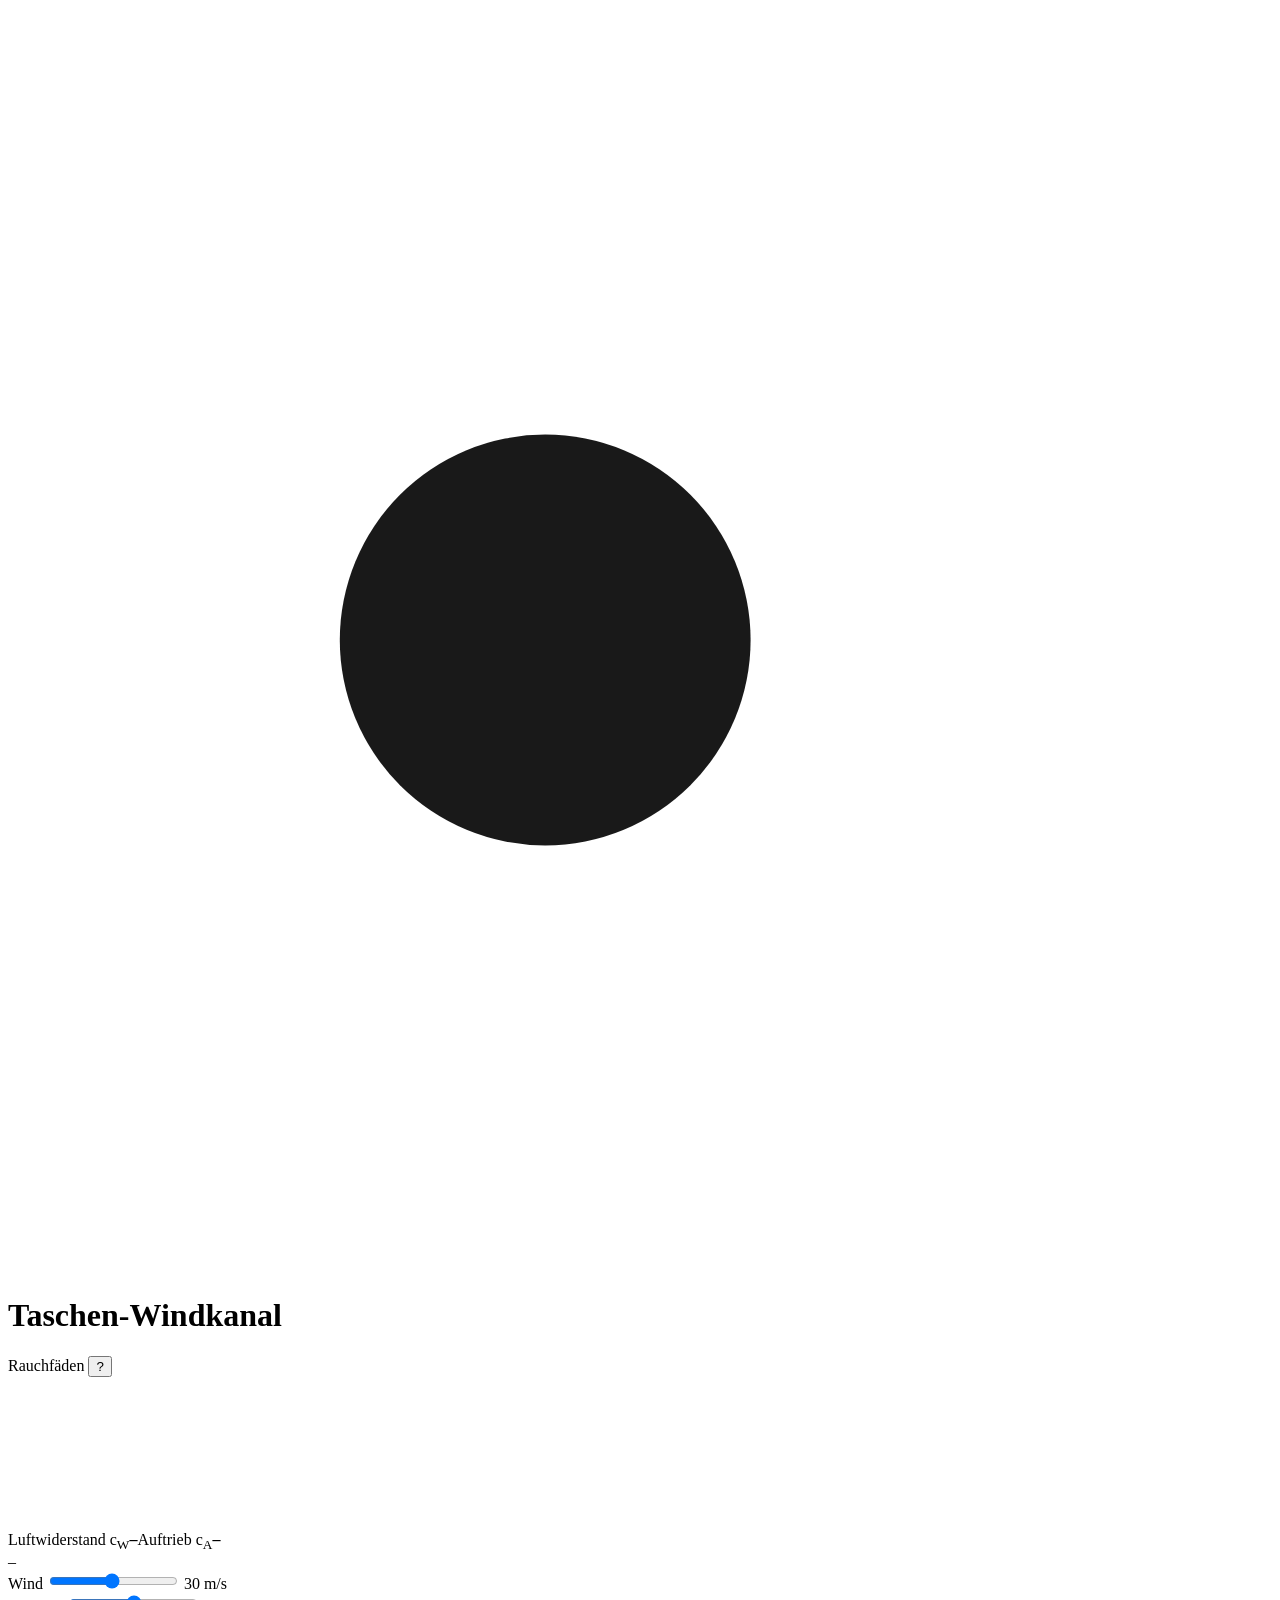
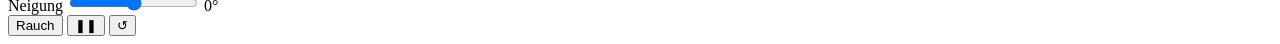
<file: src/page.html>
<!doctype html>
<html lang="de">
<head>
<meta charset="utf-8">
<meta name="viewport" content="width=device-width, initial-scale=1, viewport-fit=cover, user-scalable=no">
<meta name="theme-color" content="#0b1016">
<meta name="apple-mobile-web-app-capable" content="yes">
<meta name="apple-mobile-web-app-status-bar-style" content="black-translucent">
<meta name="mobile-web-app-capable" content="yes">
<link rel="manifest" href="manifest.webmanifest">
<link rel="icon" href="icon.svg" type="image/svg+xml">
<link rel="apple-touch-icon" href="icon-180.png">
<title>Taschen-Windkanal</title>
<meta name="description" content="Windkanal fürs Handy: Strömung um Autos, Tiere, Flugzeuge und eigene Formen, gerechnet auf der Grafikkarte des Handys.">
<style>
/*__CSS__*/
</style>
</head>
<body>
<header id="top">
  <svg class="logo" viewBox="0 0 40 40" aria-hidden="true">
    <circle cx="17" cy="20" r="6.5" fill="currentColor" opacity=".9"/>
    <path d="M2 11c8 0 11 1.5 15 2.6S28 15 38 13M2 29c8 0 11-1.5 15-2.6S28 25 38 27M2 20h6.5M27 20c3 0 6-1.2 11-1.2" fill="none" stroke="var(--wind)" stroke-width="2.2" stroke-linecap="round"/>
  </svg>
  <h1>Taschen-Windkanal</h1>
  <span id="legend" class="legend">Rauchfäden</span>
  <button id="helpBtn" class="iconbtn" type="button" aria-label="Hilfe">?</button>
</header>

<div id="stage">
  <canvas id="gl"></canvas>
  <div id="hud">
    <div class="hudrow"><span class="lbl">Luftwiderstand c<sub>W</sub></span><b id="hudCw">–</b><span class="lbl">Auftrieb c<sub>A</sub></span><b id="hudCa" class="small">–</b></div>
    <div id="gauge" aria-hidden="true"><i></i></div>
    <div class="hudrow sub"><span id="hudName">–</span><span id="hudRe"></span></div>
  </div>
  <div id="drawbar" hidden>
    <span>Mit dem Finger ins Bild malen</span>
    <button id="drawClear" type="button" class="ghost">Löschen</button>
    <button id="drawDone" type="button" class="primary">Fertig</button>
  </div>
  <div id="toast" role="status"></div>
</div>

<div id="gallery" aria-label="Formen"></div>

<div id="ctl">
  <div class="row">
    <label for="speed">Wind</label>
    <input id="speed" type="range" min="1" max="60" step="1" value="30">
    <span id="speedV" class="val">30 m/s</span>
  </div>
  <div class="row" id="angleRow">
    <label for="angle">Neigung</label>
    <input id="angle" type="range" min="-30" max="30" step="1" value="0">
    <span id="angleV" class="val">0°</span>
  </div>
  <div class="btns">
    <button id="modeBtn" type="button" class="wide" aria-label="Darstellung wechseln">Rauch</button>
    <button id="playBtn" type="button" aria-label="Pause">❚❚</button>
    <button id="resetBtn" type="button" aria-label="Neu starten">↺</button>
  </div>
</div>

<dialog id="help">
  <h2 tabindex="-1" autofocus>Taschen-Windkanal</h2>
  <p>Der Wind kommt von links. Du siehst Rauchfäden, Geschwindigkeit, Druck oder Wirbel um die Form. Oben steht der Luftwiderstandsbeiwert c<sub>W</sub>: klein heißt windschnittig (Tropfen), groß heißt bremsend (Platte quer um 1,5 bis 2). Der Balken zeigt dasselbe als Maß.</p>
  <p>Gerechnet wird eine ebene Strömung (ein Querschnitt) mit der Lattice-Boltzmann-Methode auf der Grafikkarte deines Handys: wirkliche Zähigkeit der Luft, Wirbel kleiner als eine Zelle nach Smagorinsky, Wand an der echten Stelle des Umrisses. Bei hoher Reynoldszahl (große Dinge, schneller Wind: „turbulent“) sorgt ein Wandgesetz dafür, dass die Strömung an Rundungen anliegt wie in Wirklichkeit und erst dort ablöst, wo sich die Oberfläche stark vom Wind wegdreht; kleine Dinge bleiben „laminar“ und lösen früh ab. Die Beiwerte sind auf die Stirnhöhe bezogen (beim Tragflügel auf die Flügeltiefe) und gelten für den Querschnitt, nicht für den ganzen Körper; sie zeigen Unterschiede zwischen Formen gut, sind aber keine Messwerte. Der Einlass liegt ein Stück links außerhalb des Bilds.</p>
  <p>Wind: 1 bis 60 m/s. Bei frei schwebenden Formen lässt sich die Neigung einstellen. „Selber malen“: eigene Form mit dem Finger zeichnen, dann „Fertig“. ↺ startet die Rechnung neu.</p>
  <div class="row"><span>Gitter</span>
    <div id="gridSeg" class="seg" role="group"><button type="button" data-v="grob" aria-pressed="false">grob</button><button type="button" data-v="normal" aria-pressed="true">normal</button><button type="button" data-v="fein" aria-pressed="false">fein</button></div>
  </div>
  <p class="muted">Die große Fassung mit 3D-Modellen für den PC: <a href="https://fbw159.github.io/windkanal/">fbw159.github.io/windkanal</a></p>
  <button id="helpClose" type="button" class="primary">Schließen</button>
</dialog>

<div id="fatal" hidden>
  <h2>Das klappt hier leider nicht</h2>
  <p id="fatalText"></p>
</div>

<script>
/*__JS__*/
</script>
<script>
// Ohne Netz nutzbar (nur über https oder localhost möglich)
if ('serviceWorker' in navigator && (location.protocol === 'https:' || location.hostname === 'localhost')) navigator.serviceWorker.register('sw.js').catch(() => {});
</script>
</body>
</html>
</file>
